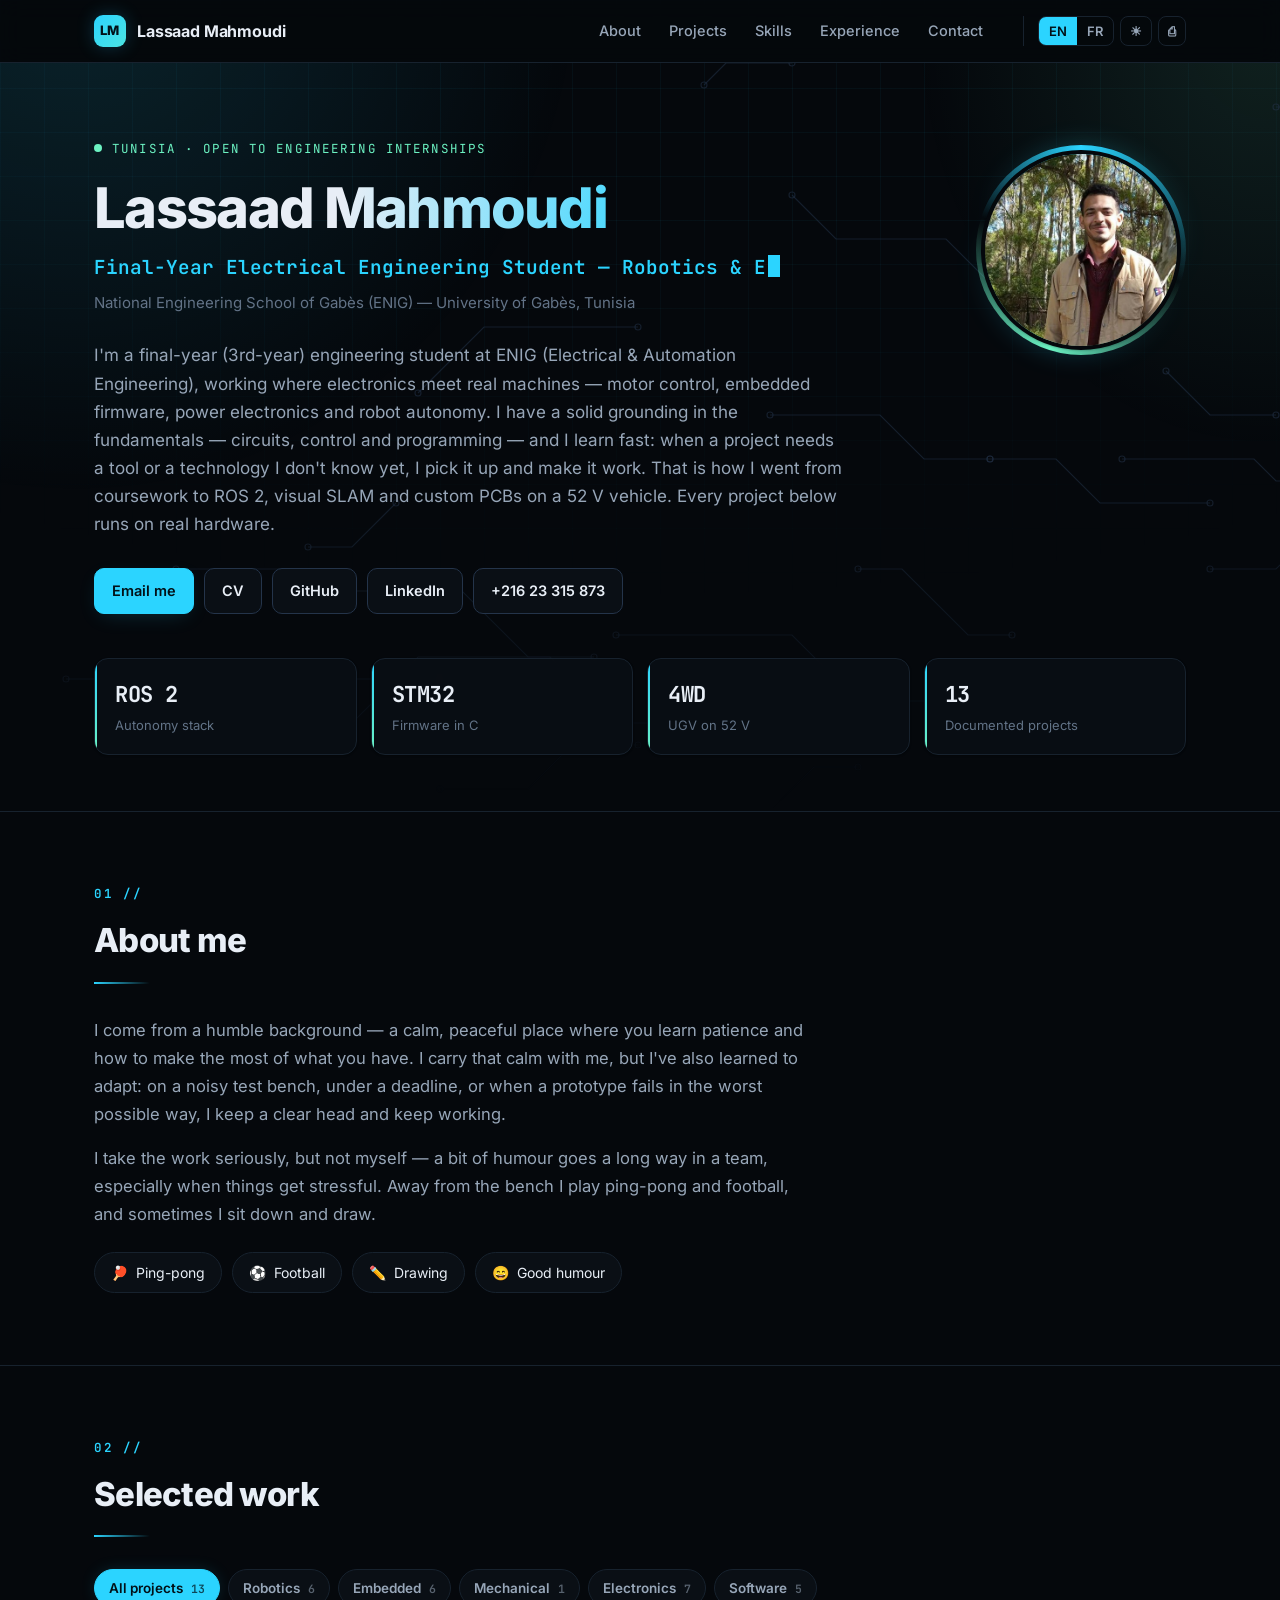
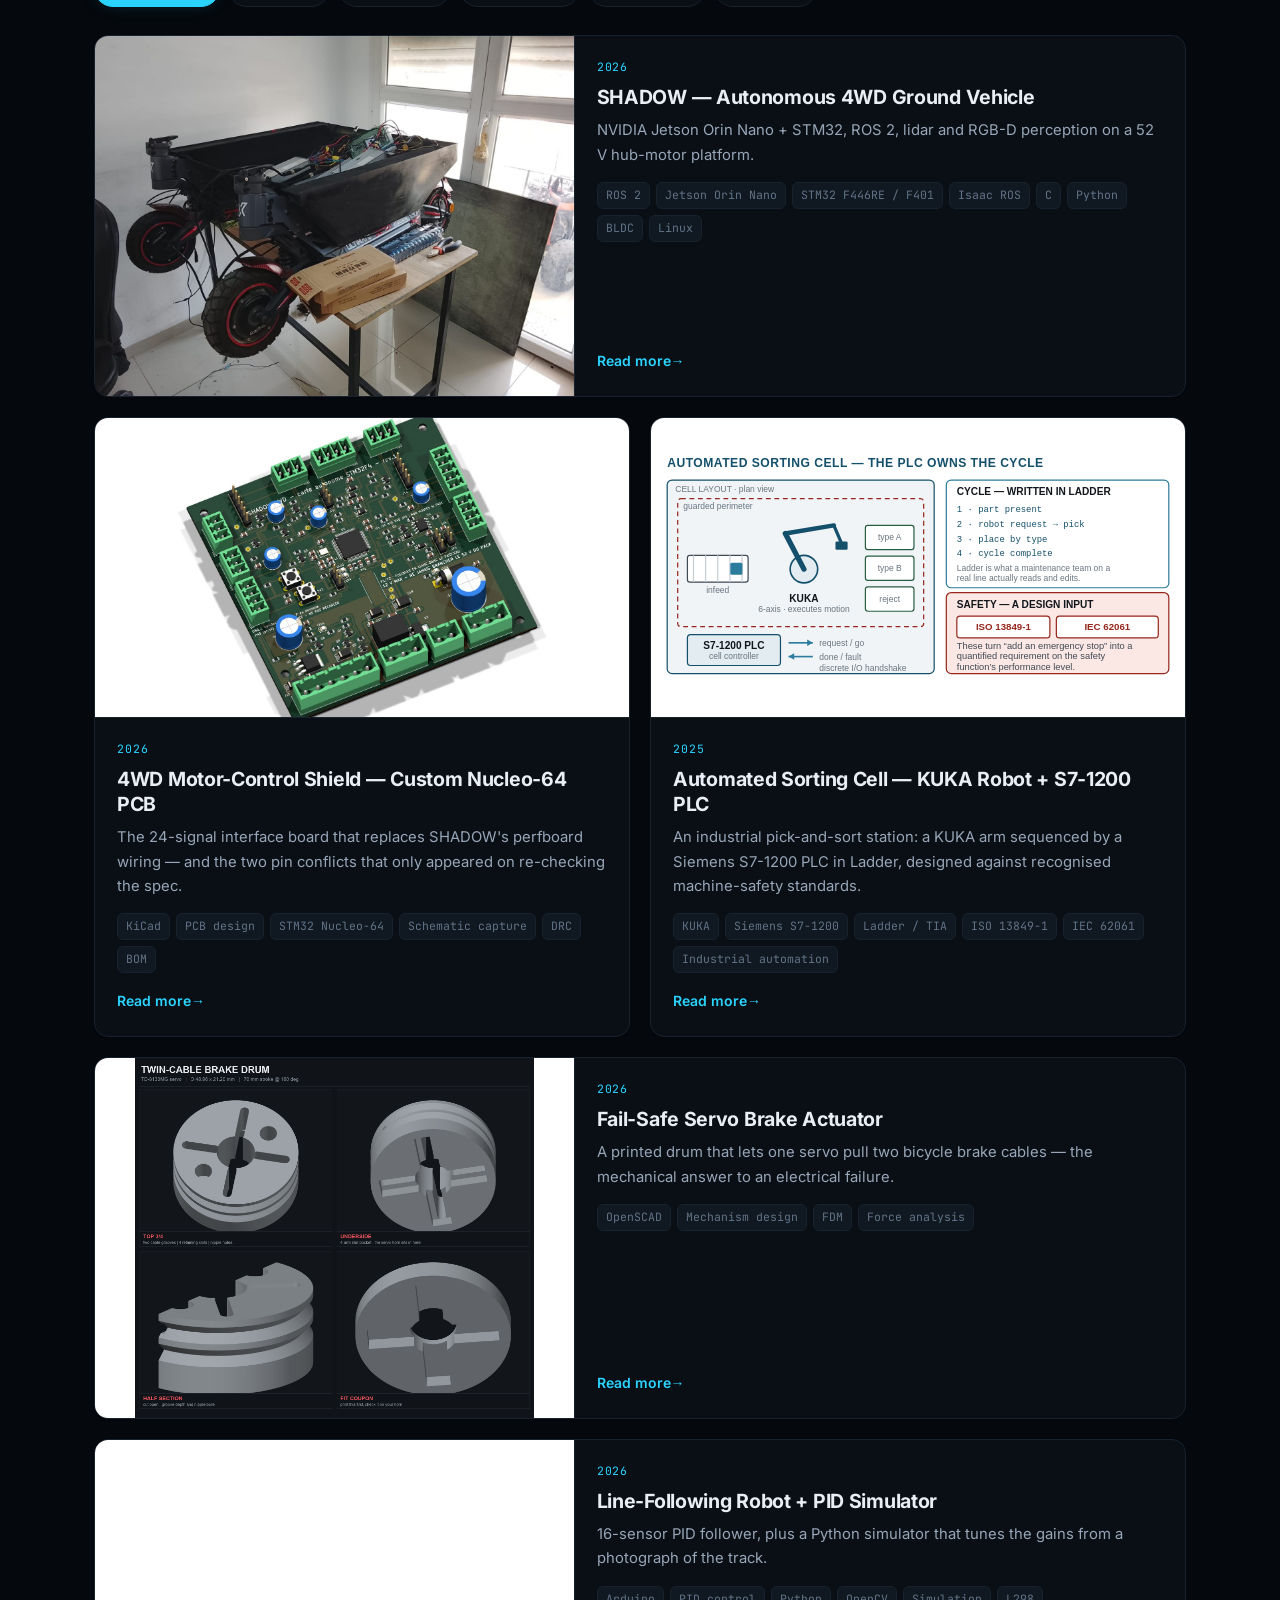
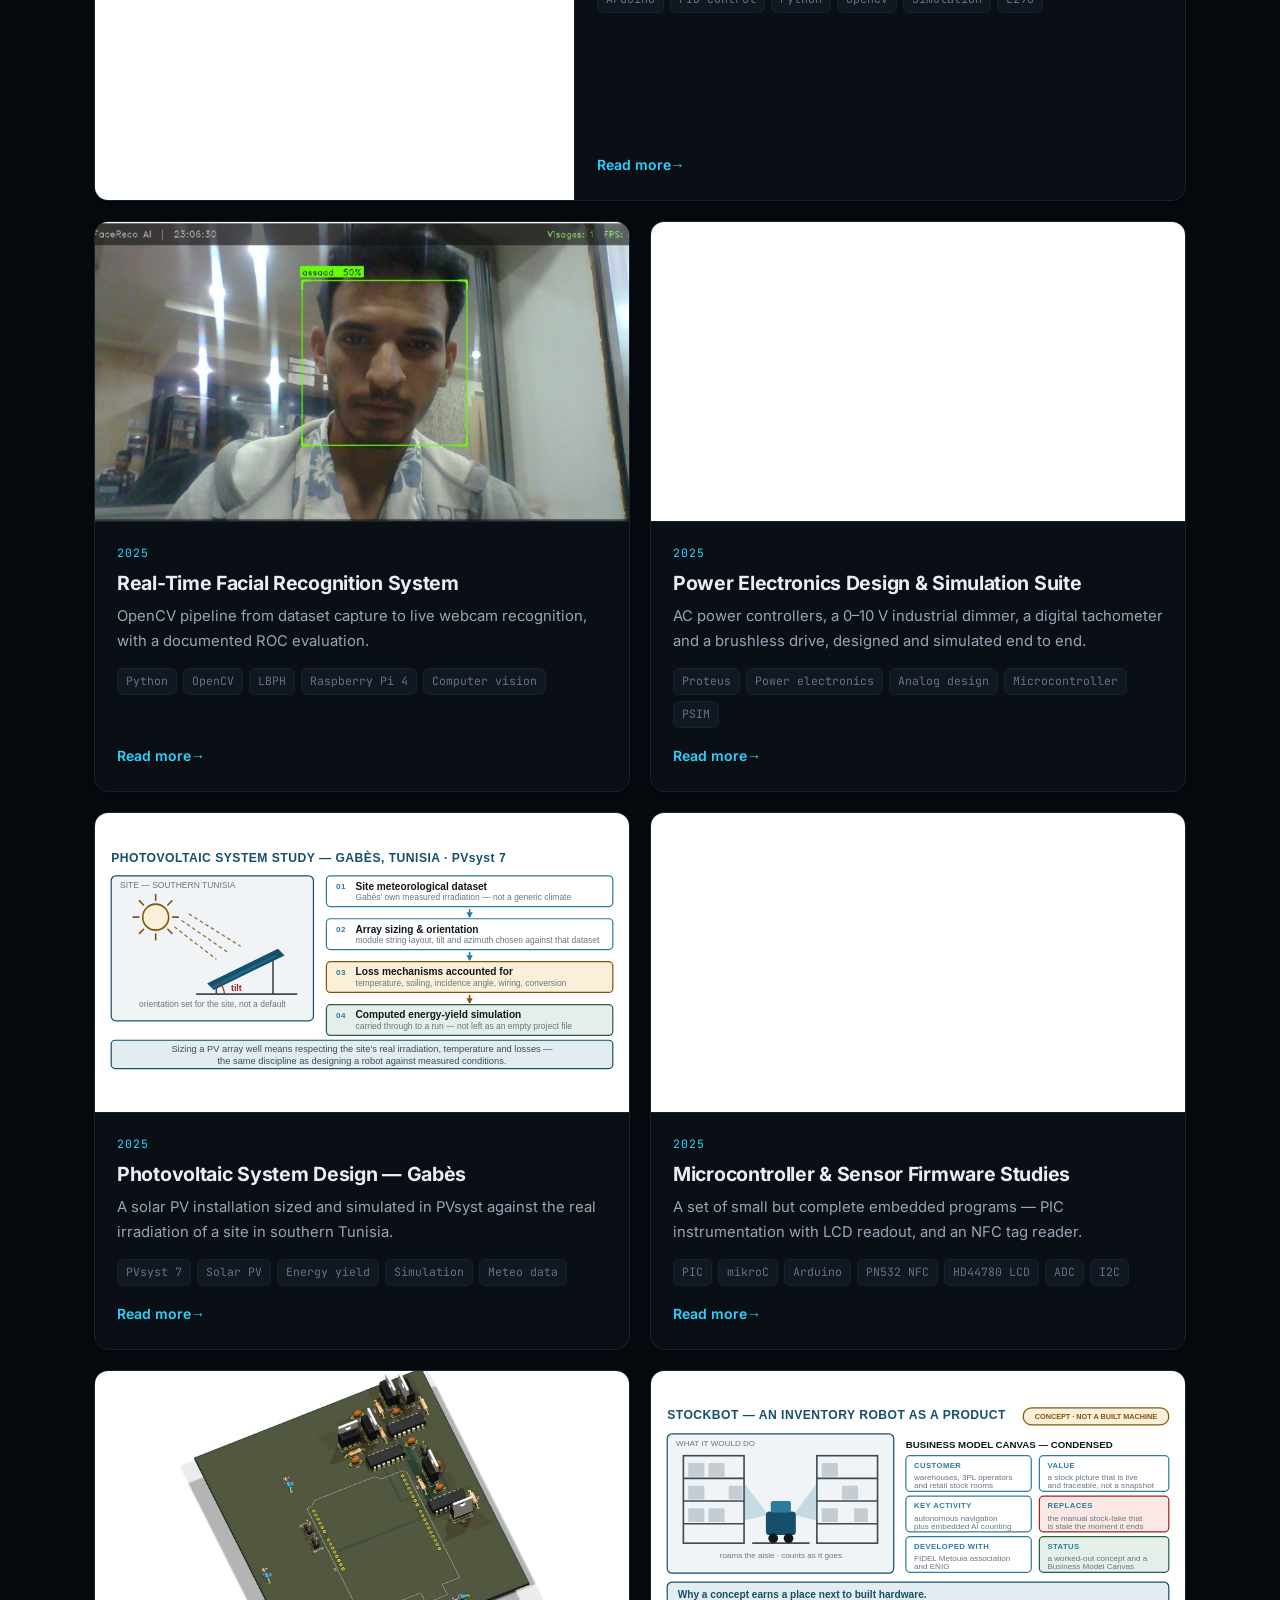
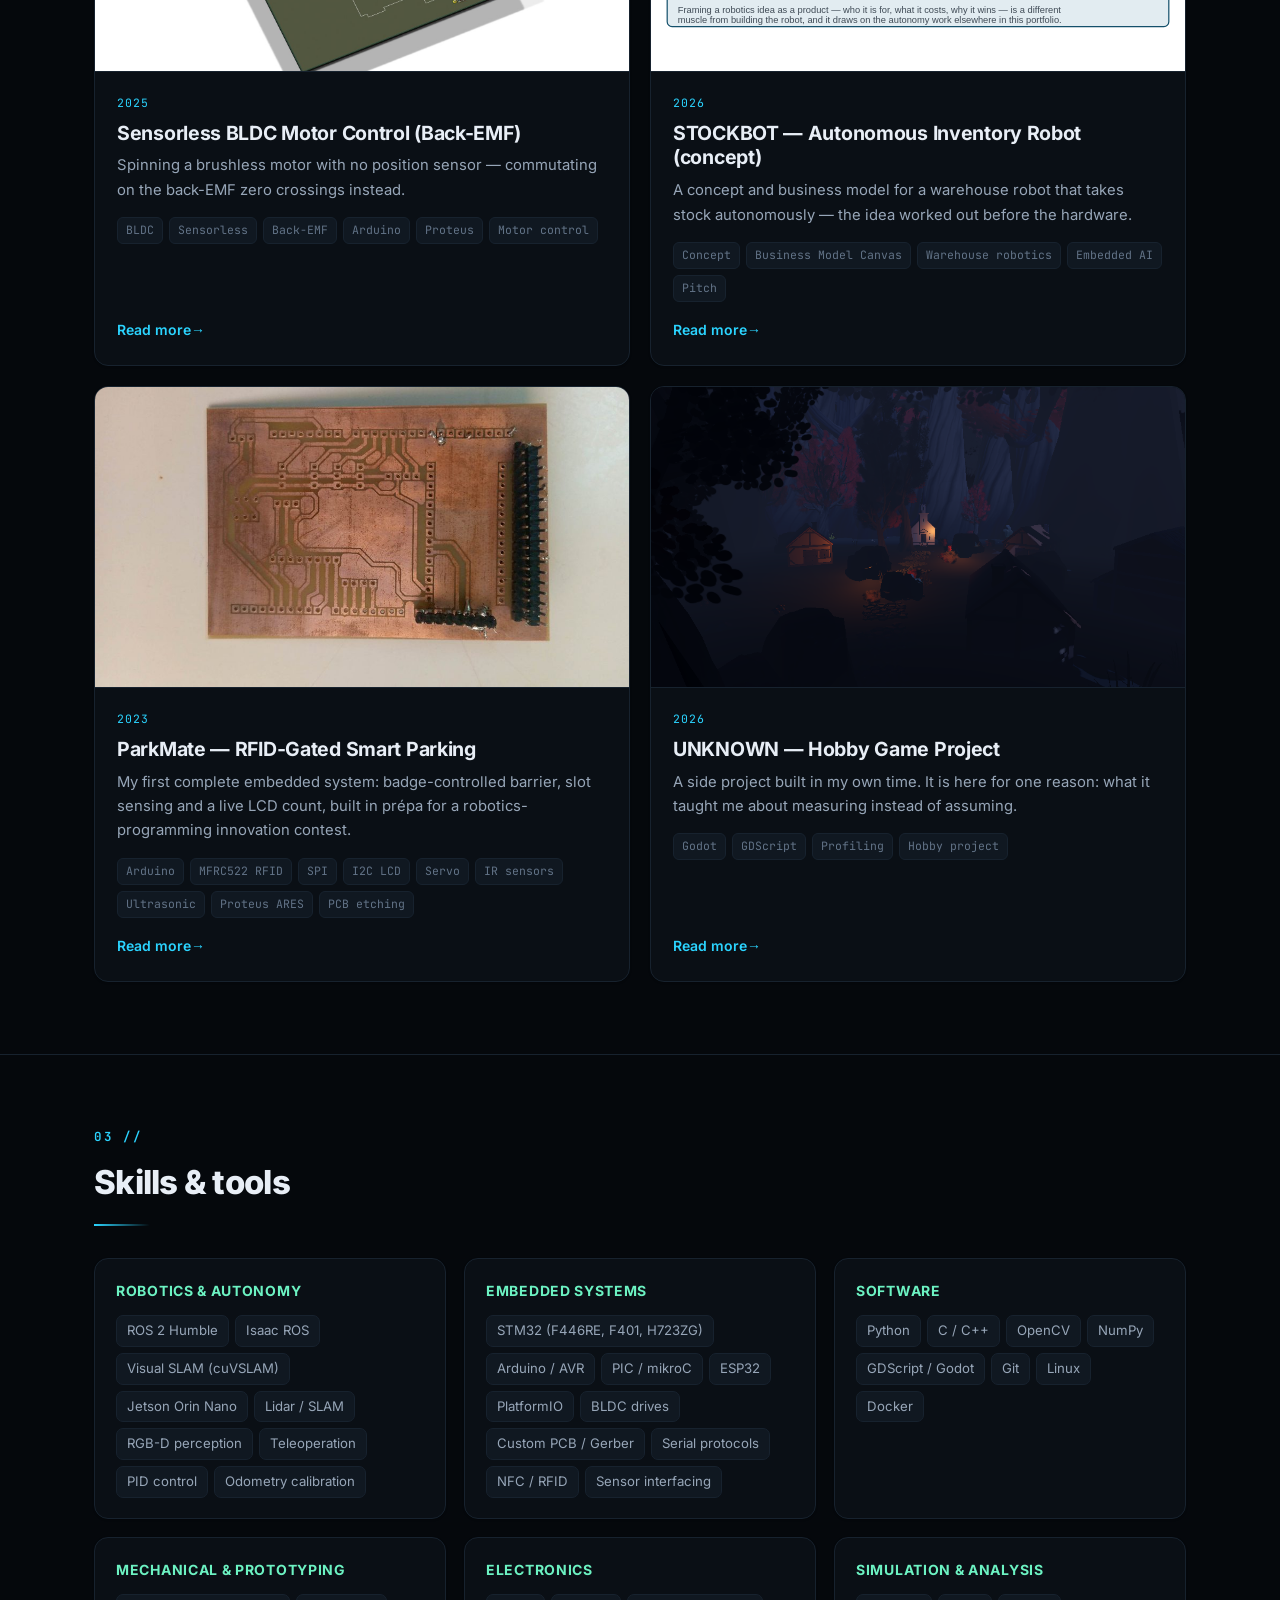
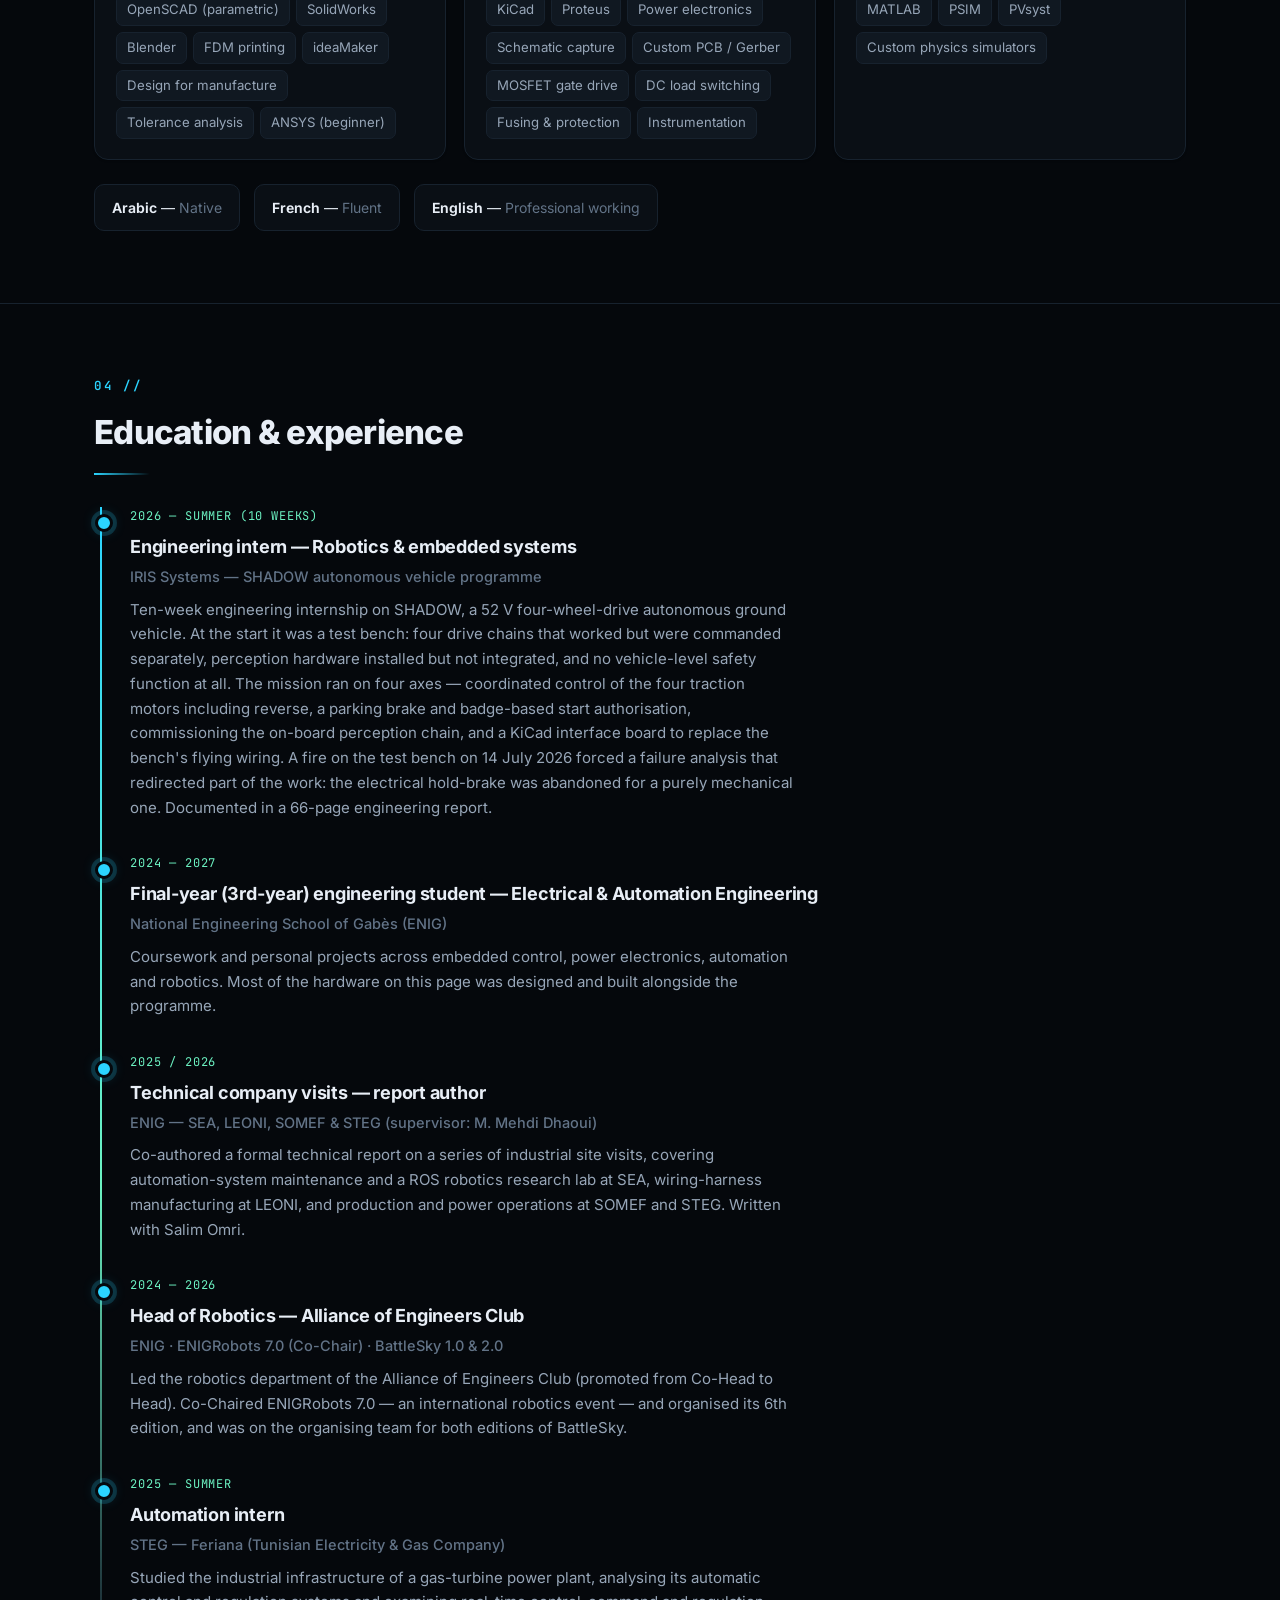
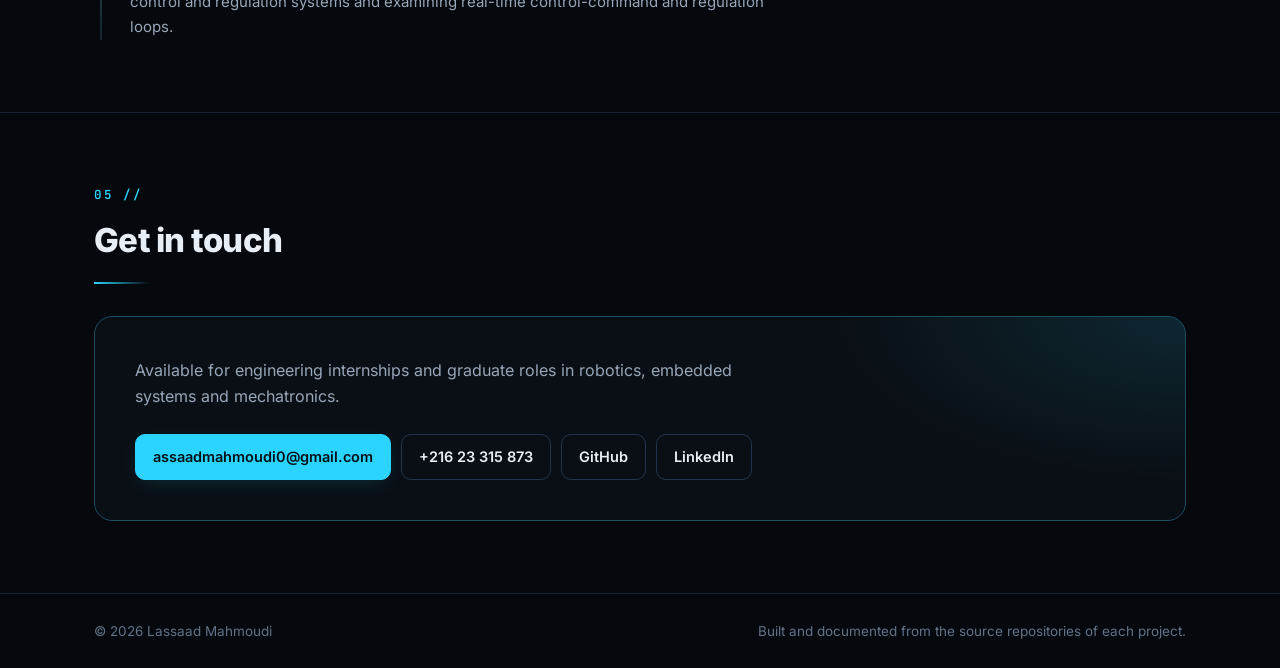
<file: index.html>
<!doctype html>
<html lang="en" data-theme="dark">
<head>
<meta charset="utf-8">
<meta name="viewport" content="width=device-width, initial-scale=1">
<title>Lassaad Mahmoudi — Robotics &amp; Embedded Systems Engineering Student</title>
<meta name="description" content="Engineering portfolio of Lassaad Mahmoudi — autonomous ground vehicles, motor control, embedded firmware, power electronics and custom PCBs. 13 documented projects, all built on real hardware.">
<meta name="author" content="Lassaad Mahmoudi">
<meta name="theme-color" content="#05080c" media="(prefers-color-scheme: dark)">
<meta name="theme-color" content="#f7f8fa" media="(prefers-color-scheme: light)">

<!-- Link previews (LinkedIn, WhatsApp…). og:image must be an ABSOLUTE url to
     resolve, hence the full https:// origin below. -->
<meta property="og:type" content="profile">
<meta property="og:url" content="https://assaadmh.github.io/">
<meta property="og:title" content="Lassaad Mahmoudi — Final-Year Robotics &amp; Embedded Systems Engineering Student">
<meta property="og:description" content="Autonomous ground vehicles, motor control, embedded firmware, power electronics and custom PCBs — 13 documented projects, all built on real hardware.">
<meta property="og:image" content="https://assaadmh.github.io/assets/img/og-preview.jpg">
<meta property="og:image:width" content="1200">
<meta property="og:image:height" content="630">
<meta property="og:locale" content="en">
<meta property="og:locale:alternate" content="fr">
<meta name="twitter:card" content="summary_large_image">
<link rel="preload" href="assets/fonts/inter-latin.woff2" as="font" type="font/woff2" crossorigin>
<link rel="preload" href="assets/fonts/jetbrains-mono-latin.woff2" as="font" type="font/woff2" crossorigin>
<link rel="stylesheet" href="assets/fonts/fonts.css">
<link rel="stylesheet" href="assets/css/style.css">
<link rel="icon" href="data:image/svg+xml,<svg xmlns='http://www.w3.org/2000/svg' viewBox='0 0 100 100'><rect width='100' height='100' rx='22' fill='%232bd4ff'/><text x='50' y='68' font-size='46' font-family='monospace' font-weight='bold' text-anchor='middle' fill='%2306121e'>LM</text></svg>">
</head>
<body>

<a class="skip" href="#projects">Skip to projects</a>

<header class="site">
  <div class="wrap">
    <a class="brand" href="#top">
      <span class="mark" id="brand-mark">IS</span>
      <span id="brand-name">Portfolio</span>
    </a>
    <nav class="main">
      <a href="#about"    id="nav-about">About</a>
      <a href="#projects" id="nav-projects">Projects</a>
      <a href="#skills"   id="nav-skills">Skills</a>
      <a href="#exp"      id="nav-exp">Experience</a>
      <a href="#contact"  id="nav-contact">Contact</a>
    </nav>
    <div class="ctrl">
      <div class="langbtn">
        <button type="button" id="lang-en" aria-pressed="true">EN</button>
        <button type="button" id="lang-fr" aria-pressed="false">FR</button>
      </div>
      <button type="button" id="theme-btn" title="Theme">☀</button>
      <button type="button" id="print-btn" title="Print / PDF">⎙</button>
    </div>
  </div>
  <div class="progress" id="progress" aria-hidden="true"></div>
</header>

<main id="top">

  <div class="hero">
    <canvas class="hero-fx" id="hero-fx" aria-hidden="true"></canvas>
    <div class="wrap">
      <div class="hero-top">
        <div class="hero-intro">
          <div class="eyebrow" id="hero-eyebrow"></div>
          <h1 id="hero-name"></h1>
          <p class="role"   id="hero-role"></p>
          <p class="school" id="hero-school"></p>
          <p class="tagline" id="hero-tagline"></p>
          <div class="hero-actions" id="hero-actions"></div>
        </div>
        <!-- filled from PROFILE.photo; stays empty if no portrait is set -->
        <div class="hero-portrait" id="hero-portrait"></div>
      </div>
      <div class="stats" id="hero-stats"></div>
    </div>
  </div>

  <section id="about">
    <div class="wrap">
      <div class="sec-head"><h2 id="sec-about-title"></h2></div>
      <div class="about" id="about-text"></div>
      <ul class="interests" id="about-interests"></ul>
    </div>
  </section>

  <section id="projects">
    <div class="wrap">
      <div class="sec-head"><h2 id="sec-projects-title"></h2></div>
      <div class="filters" id="filters"></div>
      <div class="grid" id="grid"></div>
    </div>
  </section>

  <section id="skills">
    <div class="wrap">
      <div class="sec-head"><h2 id="sec-skills-title"></h2></div>
      <div class="skillgrid" id="skillgrid"></div>
      <div class="langrow" id="langrow"></div>
    </div>
  </section>

  <section id="exp">
    <div class="wrap">
      <div class="sec-head"><h2 id="sec-exp-title"></h2></div>
      <div class="timeline" id="timeline"></div>
    </div>
  </section>

  <section id="contact">
    <div class="wrap">
      <div class="sec-head"><h2 id="sec-contact-title"></h2></div>
      <div class="contact-box">
        <p id="contact-text"></p>
        <div class="contact-links" id="contact-links"></div>
      </div>
    </div>
  </section>

</main>

<footer class="site">
  <div class="wrap" style="display:flex;flex-wrap:wrap;gap:10px;justify-content:space-between;width:100%">
    <span id="footer-name"></span>
    <span id="footer-note"></span>
  </div>
</footer>

<script src="assets/js/data.js"></script>
<script src="assets/js/main.js"></script>
</body>
</html>
</file>
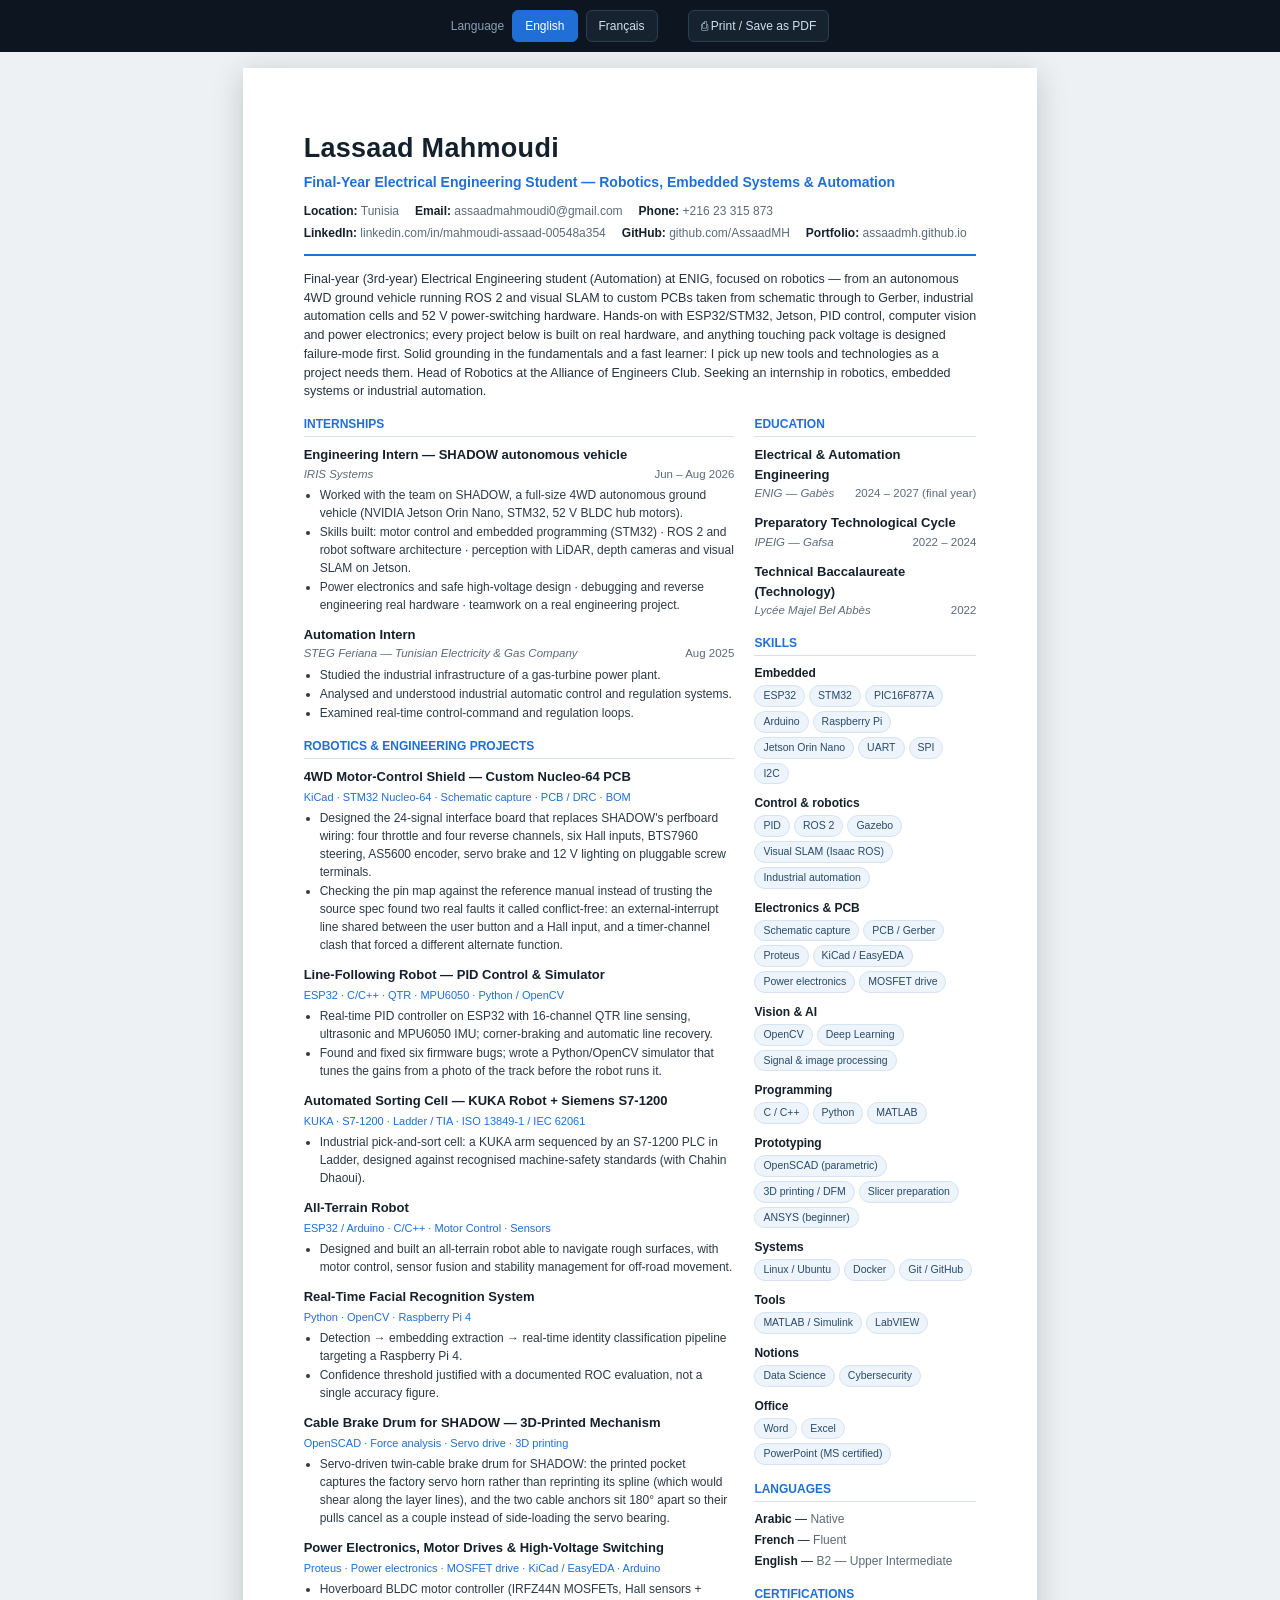
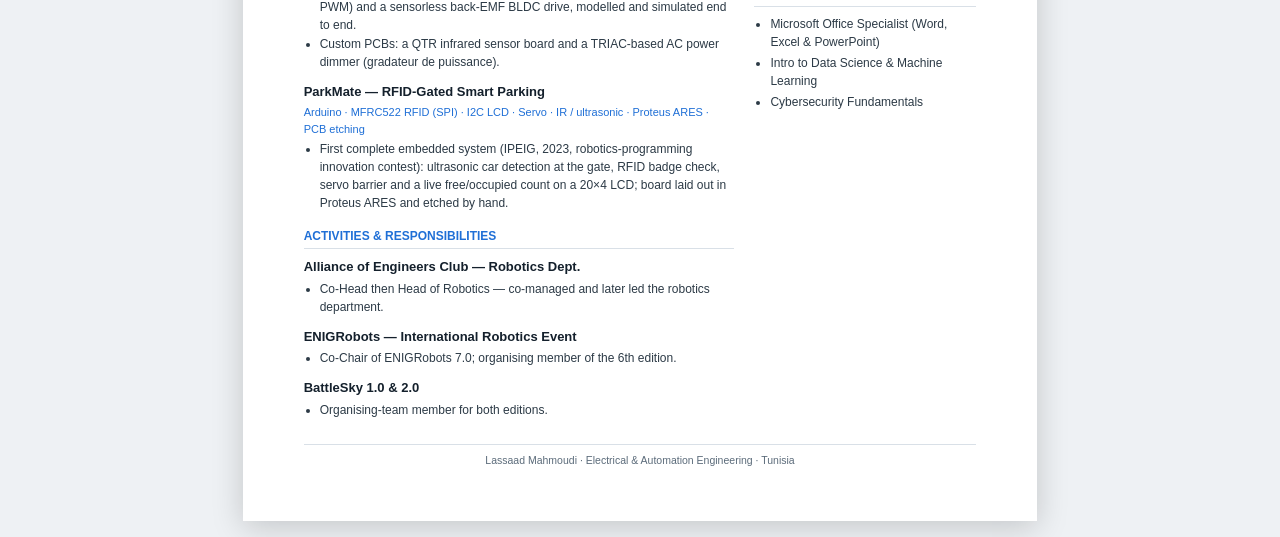
<file: cv.html>
<!doctype html>
<html lang="en">
<head>
<meta charset="utf-8">
<meta name="viewport" content="width=device-width, initial-scale=1">
<title>Lassaad Mahmoudi — CV</title>
<style>
  :root{
    --ink:#14202c; --mut:#5b6b7a; --line:#d9e0e7; --accent:#1f6fd6;
    --bg:#eef1f4; --paper:#ffffff;
  }
  *{box-sizing:border-box}
  html,body{margin:0}
  body{background:var(--bg);color:var(--ink);
    font:13px/1.5 "Segoe UI",Roboto,Helvetica,Arial,sans-serif;
    -webkit-print-color-adjust:exact;print-color-adjust:exact}

  /* screen controls (hidden when printing) */
  .bar{position:sticky;top:0;z-index:10;display:flex;gap:8px;justify-content:center;
    align-items:center;padding:10px;background:#0d1620;color:#fff}
  .bar button{font:inherit;font-size:12px;padding:6px 12px;border:1px solid #2b3f52;
    background:#16232f;color:#cfe0f0;border-radius:6px;cursor:pointer}
  .bar button.on{background:var(--accent);border-color:var(--accent);color:#fff}
  .bar .sp{flex:0 0 14px}

  /* the A4 sheet */
  .page{background:var(--paper);width:210mm;min-height:297mm;margin:16px auto;
    padding:16mm 16mm 14mm;box-shadow:0 6px 30px rgba(0,0,0,.18)}

  header.cv{border-bottom:2px solid var(--accent);padding-bottom:12px;margin-bottom:14px}
  header.cv h1{margin:0;font-size:27px;letter-spacing:.3px}
  header.cv .role{margin:3px 0 0;color:var(--accent);font-weight:600;font-size:14px}
  header.cv .contact{margin-top:9px;display:flex;flex-wrap:wrap;gap:4px 16px;
    font-size:12px;color:var(--mut)}
  header.cv .contact b{color:var(--ink);font-weight:600}
  header.cv .contact a{color:inherit;text-decoration:none}

  .summary{font-size:12.5px;color:#25333f;margin:0 0 14px}

  .cols{display:flex;gap:20px}
  .main{flex:1 1 62%;min-width:0}
  .side{flex:0 0 33%}

  h2{font-size:12px;text-transform:uppercase;color:var(--accent);
    margin:0 0 8px;padding-bottom:3px;border-bottom:1px solid var(--line)}
  section{margin-bottom:15px;break-inside:avoid}
  section.flow{break-inside:auto}
  h2{break-after:avoid}

  .item{margin-bottom:11px;break-inside:avoid}
  .item .t{font-weight:700;font-size:13px}
  .item .m{display:flex;justify-content:space-between;gap:10px;color:var(--mut);
    font-size:11.5px;margin:1px 0 2px}
  .item .m .org{font-style:italic}
  .item p{margin:2px 0 0;font-size:12px;color:#2c3a46}
  .item .tech{margin-top:3px;font-size:11px;color:var(--accent)}
  .item ul{margin:3px 0 0;padding-left:16px}
  .item ul li{font-size:12px;margin-bottom:1px;color:#2c3a46}

  .side h2{border-bottom-color:var(--line)}
  .skwrap{margin-bottom:10px;break-inside:avoid}
  .skwrap .g{font-weight:700;font-size:12px;margin-bottom:3px}
  .chips{display:flex;flex-wrap:wrap;gap:4px}
  .chips span{font-size:10.5px;background:#eef4fb;color:#274a6b;border:1px solid #d5e3f2;
    border-radius:20px;padding:2px 8px}
  .langs div{font-size:12px;margin-bottom:3px}
  .langs b{font-weight:600}
  .langs em{color:var(--mut);font-style:normal}

  ul.tight{margin:2px 0 0;padding-left:16px}
  ul.tight li{font-size:12px;margin-bottom:3px;color:#2c3a46}

  footer.cv{margin-top:10px;padding-top:8px;border-top:1px solid var(--line);
    font-size:10.5px;color:var(--mut);text-align:center}

  @media print{
    .bar{display:none}
    body{background:#fff}
    .page{width:auto;min-height:0;margin:0;box-shadow:none;padding:12mm 14mm}
  }
  @page{size:A4;margin:0}
</style>
</head>
<body>

<div class="bar">
  <span style="font-size:12px;color:#8aa0b4">Language</span>
  <button id="en" class="on" type="button">English</button>
  <button id="fr" type="button">Français</button>
  <span class="sp"></span>
  <button id="print" type="button">⎙ Print / Save as PDF</button>
</div>

<div class="page" id="sheet"></div>

<script>
/* ------------------------------------------------------------------ content
   Grounded strictly in the real FlowCV resume (2026). No inflated claims. */
var CV = {
  en: {
    name: "Lassaad Mahmoudi",
    role: "Final-Year Electrical Engineering Student — Robotics, Embedded Systems &amp; Automation",
    contact: [
      ["Location", "Tunisia"],
      ["Email", "assaadmahmoudi0@gmail.com"],
      ["Phone", "+216 23 315 873"],
      ["LinkedIn", "linkedin.com/in/mahmoudi-assaad-00548a354"],
      ["GitHub", "github.com/AssaadMH"],
      ["Portfolio", "assaadmh.github.io"]
    ],
    summary: "Final-year (3rd-year) Electrical Engineering student (Automation) at ENIG, focused on robotics — from an autonomous 4WD ground vehicle running ROS 2 and visual SLAM to custom PCBs taken from schematic through to Gerber, industrial automation cells and 52 V power-switching hardware. Hands-on with ESP32/STM32, Jetson, PID control, computer vision and power electronics; every project below is built on real hardware, and anything touching pack voltage is designed failure-mode first. Solid grounding in the fundamentals and a fast learner: I pick up new tools and technologies as a project needs them. Head of Robotics at the Alliance of Engineers Club. Seeking an internship in robotics, embedded systems or industrial automation.",

    expTitle: "Internships",
    exp: [
      { t:"Engineering Intern — SHADOW autonomous vehicle", org:"IRIS Systems", y:"Jun – Aug 2026",
        bullets:[
          "Worked with the team on SHADOW, a full-size 4WD autonomous ground vehicle (NVIDIA Jetson Orin Nano, STM32, 52 V BLDC hub motors).",
          "Skills built: motor control and embedded programming (STM32) · ROS 2 and robot software architecture · perception with LiDAR, depth cameras and visual SLAM on Jetson.",
          "Power electronics and safe high-voltage design · debugging and reverse engineering real hardware · teamwork on a real engineering project."
        ] },
      { t:"Automation Intern", org:"STEG Feriana — Tunisian Electricity &amp; Gas Company", y:"Aug 2025",
        bullets:[
          "Studied the industrial infrastructure of a gas-turbine power plant.",
          "Analysed and understood industrial automatic control and regulation systems.",
          "Examined real-time control-command and regulation loops."
        ] }
    ],

    projTitle: "Robotics &amp; engineering projects",
    projects: [
      { t:"4WD Motor-Control Shield — Custom Nucleo-64 PCB",
        tech:"KiCad · STM32 Nucleo-64 · Schematic capture · PCB / DRC · BOM",
        bullets:[
          "Designed the 24-signal interface board that replaces SHADOW's perfboard wiring: four throttle and four reverse channels, six Hall inputs, BTS7960 steering, AS5600 encoder, servo brake and 12 V lighting on pluggable screw terminals.",
          "Checking the pin map against the reference manual instead of trusting the source spec found two real faults it called conflict-free: an external-interrupt line shared between the user button and a Hall input, and a timer-channel clash that forced a different alternate function."
        ] },
      { t:"Line-Following Robot — PID Control &amp; Simulator",
        tech:"ESP32 · C/C++ · QTR · MPU6050 · Python / OpenCV",
        bullets:[
          "Real-time PID controller on ESP32 with 16-channel QTR line sensing, ultrasonic and MPU6050 IMU; corner-braking and automatic line recovery.",
          "Found and fixed six firmware bugs; wrote a Python/OpenCV simulator that tunes the gains from a photo of the track before the robot runs it."
        ] },
      { t:"Automated Sorting Cell — KUKA Robot + Siemens S7-1200",
        tech:"KUKA · S7-1200 · Ladder / TIA · ISO 13849-1 / IEC 62061",
        bullets:[
          "Industrial pick-and-sort cell: a KUKA arm sequenced by an S7-1200 PLC in Ladder, designed against recognised machine-safety standards (with Chahin Dhaoui)."
        ] },
      { t:"All-Terrain Robot",
        tech:"ESP32 / Arduino · C/C++ · Motor Control · Sensors",
        bullets:[
          "Designed and built an all-terrain robot able to navigate rough surfaces, with motor control, sensor fusion and stability management for off-road movement."
        ] },
      { t:"Real-Time Facial Recognition System",
        tech:"Python · OpenCV · Raspberry Pi 4",
        bullets:[
          "Detection → embedding extraction → real-time identity classification pipeline targeting a Raspberry Pi 4.",
          "Confidence threshold justified with a documented ROC evaluation, not a single accuracy figure."
        ] },
      { t:"Cable Brake Drum for SHADOW — 3D-Printed Mechanism",
        tech:"OpenSCAD · Force analysis · Servo drive · 3D printing",
        bullets:[
          "Servo-driven twin-cable brake drum for SHADOW: the printed pocket captures the factory servo horn rather than reprinting its spline (which would shear along the layer lines), and the two cable anchors sit 180° apart so their pulls cancel as a couple instead of side-loading the servo bearing."
        ] },
      { t:"Power Electronics, Motor Drives &amp; High-Voltage Switching",
        tech:"Proteus · Power electronics · MOSFET drive · KiCad / EasyEDA · Arduino",
        bullets:[
          "Hoverboard BLDC motor controller (IRFZ44N MOSFETs, Hall sensors + PWM) and a sensorless back-EMF BLDC drive, modelled and simulated end to end.",
          "Custom PCBs: a QTR infrared sensor board and a TRIAC-based AC power dimmer (gradateur de puissance)."
        ] },
      { t:"ParkMate — RFID-Gated Smart Parking",
        tech:"Arduino · MFRC522 RFID (SPI) · I2C LCD · Servo · IR / ultrasonic · Proteus ARES · PCB etching",
        bullets:[
          "First complete embedded system (IPEIG, 2023, robotics-programming innovation contest): ultrasonic car detection at the gate, RFID badge check, servo barrier and a live free/occupied count on a 20×4 LCD; board laid out in Proteus ARES and etched by hand."
        ] }
    ],

    actTitle: "Activities &amp; Responsibilities",
    act: [
      { t:"Alliance of Engineers Club — Robotics Dept.",
        bullets:["Co-Head then Head of Robotics — co-managed and later led the robotics department."] },
      { t:"ENIGRobots — International Robotics Event",
        bullets:["Co-Chair of ENIGRobots 7.0; organising member of the 6th edition."] },
      { t:"BattleSky 1.0 &amp; 2.0",
        bullets:["Organising-team member for both editions."] }
    ],

    eduTitle: "Education",
    edu: [
      { t:"Electrical &amp; Automation Engineering", org:"ENIG — Gabès", y:"2024 – 2027 (final year)" },
      { t:"Preparatory Technological Cycle", org:"IPEIG — Gafsa", y:"2022 – 2024" },
      { t:"Technical Baccalaureate (Technology)", org:"Lycée Majel Bel Abbès", y:"2022" }
    ],

    skTitle: "Skills",
    skills: [
      { g:"Embedded", items:["ESP32","STM32","PIC16F877A","Arduino","Raspberry Pi","Jetson Orin Nano","UART","SPI","I2C"] },
      { g:"Control &amp; robotics", items:["PID","ROS 2","Gazebo","Visual SLAM (Isaac ROS)","Industrial automation"] },
      { g:"Electronics &amp; PCB", items:["Schematic capture","PCB / Gerber","Proteus","KiCad / EasyEDA","Power electronics","MOSFET drive"] },
      { g:"Vision &amp; AI", items:["OpenCV","Deep Learning","Signal &amp; image processing"] },
      { g:"Programming", items:["C / C++","Python","MATLAB"] },
      { g:"Prototyping", items:["OpenSCAD (parametric)","3D printing / DFM","Slicer preparation","ANSYS (beginner)"] },
      { g:"Systems", items:["Linux / Ubuntu","Docker","Git / GitHub"] },
      { g:"Tools", items:["MATLAB / Simulink","LabVIEW"] },
      { g:"Notions", items:["Data Science","Cybersecurity"] },
      { g:"Office", items:["Word","Excel","PowerPoint (MS certified)"] }
    ],

    langTitle: "Languages",
    langs: [ ["Arabic","Native"], ["French","Fluent"], ["English","B2 — Upper Intermediate"] ],

    certTitle: "Certifications",
    certs: [
      "Microsoft Office Specialist (Word, Excel &amp; PowerPoint)",
      "Intro to Data Science &amp; Machine Learning",
      "Cybersecurity Fundamentals"
    ],

    footer: "Lassaad Mahmoudi · Electrical &amp; Automation Engineering · Tunisia"
  },

  fr: {
    name: "Lassaad Mahmoudi",
    role: "Élève ingénieur en 3ᵉ et dernière année de génie électrique — Robotique, Systèmes embarqués &amp; Automatique",
    contact: [
      ["Localisation", "Tunisie"],
      ["Courriel", "assaadmahmoudi0@gmail.com"],
      ["Téléphone", "+216 23 315 873"],
      ["LinkedIn", "linkedin.com/in/mahmoudi-assaad-00548a354"],
      ["GitHub", "github.com/AssaadMH"],
      ["Portfolio", "assaadmh.github.io"]
    ],
    summary: "Étudiant ingénieur en 3ᵉ et dernière année de Génie Électrique (Automatique) à l'ENIG, orienté robotique — d'un véhicule terrestre autonome 4×4 sous ROS 2 et SLAM visuel aux PCB sur mesure menés du schéma jusqu'aux Gerber, en passant par les cellules d'automatisme industriel et la commutation de puissance en 52 V. Pratique de l'ESP32/STM32, du Jetson, de la commande PID, de la vision par ordinateur et de l'électronique de puissance ; chaque projet ci-dessous tourne sur du matériel réel, et tout ce qui touche à la tension du pack est conçu en partant des modes de défaillance. De bonnes bases dans les fondamentaux et une grande capacité d'apprentissage : j'apprends les outils et technologies dont un projet a besoin. Responsable Robotique du club Alliance of Engineers. À la recherche d'un stage en robotique, systèmes embarqués ou automatisme industriel.",

    expTitle: "Stages",
    exp: [
      { t:"Stagiaire ingénieur — véhicule autonome SHADOW", org:"IRIS Systems", y:"juin – août 2026",
        bullets:[
          "Travail en équipe sur SHADOW, un véhicule terrestre autonome 4×4 grandeur nature (NVIDIA Jetson Orin Nano, STM32, moteurs-roues BLDC 52 V).",
          "Compétences acquises : commande moteur et programmation embarquée (STM32) · ROS 2 et architecture logicielle robotique · perception par LiDAR, caméras de profondeur et SLAM visuel sur Jetson.",
          "Électronique de puissance et conception haute tension sûre · débogage et rétro-ingénierie de matériel réel · travail d'équipe sur un vrai projet d'ingénierie."
        ] },
      { t:"Stagiaire en automatisme", org:"STEG Feriana — Société Tunisienne de l'Électricité et du Gaz", y:"août 2025",
        bullets:[
          "Étude de l'infrastructure industrielle d'une centrale à turbine à gaz.",
          "Analyse et compréhension des systèmes de commande et de régulation automatiques industriels.",
          "Examen des boucles de contrôle-commande et de régulation en temps réel."
        ] }
    ],

    projTitle: "Projets robotiques &amp; d'ingénierie",
    projects: [
      { t:"Carte de commande moteur 4×4 — shield Nucleo-64 sur mesure",
        tech:"KiCad · STM32 Nucleo-64 · saisie de schéma · PCB / DRC · nomenclature",
        bullets:[
          "Conception de la carte d'interface 24 signaux qui remplace le câblage sur plaque perforée de SHADOW : quatre voies d'accélérateur et quatre de marche arrière, six entrées Hall, direction BTS7960, codeur AS5600, frein à servomoteur et éclairage 12 V sur borniers à vis débrochables.",
          "Vérifier le brochage sur le manuel de référence plutôt que de faire confiance au cahier des charges a révélé deux défauts réels qu'il déclarait sans conflit : une ligne d'interruption externe partagée entre le bouton utilisateur et une entrée Hall, et un conflit de voie de timer imposant une autre fonction alternative."
        ] },
      { t:"Robot suiveur de ligne — commande PID &amp; simulateur",
        tech:"ESP32 · C/C++ · QTR · MPU6050 · Python / OpenCV",
        bullets:[
          "Régulateur PID temps réel sur ESP32 avec barre de 16 capteurs QTR, ultrason et centrale inertielle MPU6050 ; freinage en virage et récupération automatique de ligne.",
          "Six bugs de firmware corrigés ; simulateur Python/OpenCV réglant les gains à partir d'une photo du circuit avant que le robot ne le parcoure."
        ] },
      { t:"Cellule de tri automatisée — Robot KUKA + Siemens S7-1200",
        tech:"KUKA · S7-1200 · Ladder / TIA · ISO 13849-1 / IEC 62061",
        bullets:[
          "Cellule industrielle de préhension et de tri : bras KUKA séquencé par un automate S7-1200 en Ladder, conçue selon des normes reconnues de sécurité machine (avec Chahin Dhaoui)."
        ] },
      { t:"Robot tout-terrain",
        tech:"ESP32 / Arduino · C/C++ · commande moteur · capteurs",
        bullets:[
          "Conception et fabrication d'un robot tout-terrain capable de franchir des surfaces accidentées, avec commande moteur, fusion de capteurs et gestion de la stabilité hors route."
        ] },
      { t:"Système de reconnaissance faciale temps réel",
        tech:"Python · OpenCV · Raspberry Pi 4",
        bullets:[
          "Chaîne détection → extraction d'empreintes → classification d'identité en temps réel, ciblant un Raspberry Pi 4.",
          "Seuil de confiance justifié par une analyse ROC documentée, et non par un simple taux de réussite."
        ] },
      { t:"Tambour de frein à câbles pour SHADOW — mécanisme imprimé en 3D",
        tech:"OpenSCAD · analyse des efforts · commande servo · impression 3D",
        bullets:[
          "Tambour de frein à deux câbles entraîné par servomoteur pour SHADOW : la poche imprimée capture le palonnier d'origine au lieu d'en réimprimer les cannelures (qui cisailleraient dans le sens des couches), et les deux ancrages de câble sont à 180° pour que leurs efforts s'annulent en couple au lieu de charger le palier du servomoteur."
        ] },
      { t:"Électronique de puissance, commandes moteur &amp; commutation haute tension",
        tech:"Proteus · électronique de puissance · commande de MOSFET · KiCad / EasyEDA · Arduino",
        bullets:[
          "Contrôleur de moteur BLDC hoverboard (MOSFET IRFZ44N, capteurs Hall + PWM) et commande BLDC sensorless par FCEM, modélisés et simulés de bout en bout.",
          "PCB sur mesure : carte capteur infrarouge QTR et gradateur de puissance AC à base de TRIAC."
        ] },
      { t:"ParkMate — Parking intelligent à accès RFID",
        tech:"Arduino · RFID MFRC522 (SPI) · LCD I2C · servomoteur · IR / ultrason · Proteus ARES · gravure de PCB",
        bullets:[
          "Premier système embarqué complet (IPEIG, 2023, concours d'innovation en programmation robotique) : détection ultrason de la voiture à l'entrée, contrôle du badge RFID, barrière à servomoteur et comptage en direct des places libres/occupées sur LCD 20×4 ; carte dessinée sous Proteus ARES et gravée à la main."
        ] }
    ],

    actTitle: "Activités &amp; responsabilités",
    act: [
      { t:"Alliance of Engineers Club — département Robotique",
        bullets:["Co-responsable puis Responsable Robotique — co-gestion puis direction du département robotique."] },
      { t:"ENIGRobots — événement international de robotique",
        bullets:["Co-président d'ENIGRobots 7.0 ; membre organisateur de la 6ᵉ édition."] },
      { t:"BattleSky 1.0 &amp; 2.0",
        bullets:["Membre de l'équipe d'organisation des deux éditions."] }
    ],

    eduTitle: "Formation",
    edu: [
      { t:"Génie Électrique &amp; Automatique", org:"ENIG — Gabès", y:"2024 – 2027 (dernière année)" },
      { t:"Cycle préparatoire technologique", org:"IPEIG — Gafsa", y:"2022 – 2024" },
      { t:"Baccalauréat technique (Technologie)", org:"Lycée Majel Bel Abbès", y:"2022" }
    ],

    skTitle: "Compétences",
    skills: [
      { g:"Embarqué", items:["ESP32","STM32","PIC16F877A","Arduino","Raspberry Pi","Jetson Orin Nano","UART","SPI","I2C"] },
      { g:"Commande &amp; robotique", items:["PID","ROS 2","Gazebo","SLAM visuel (Isaac ROS)","Automatisme industriel"] },
      { g:"Électronique &amp; PCB", items:["Saisie de schéma","PCB / Gerber","Proteus","KiCad / EasyEDA","Électronique de puissance","Commande de MOSFET"] },
      { g:"Vision &amp; IA", items:["OpenCV","Deep Learning","Traitement signal &amp; image"] },
      { g:"Programmation", items:["C / C++","Python","MATLAB"] },
      { g:"Prototypage", items:["OpenSCAD (paramétrique)","Impression 3D / DFM","Préparation trancheur","ANSYS (débutant)"] },
      { g:"Systèmes", items:["Linux / Ubuntu","Docker","Git / GitHub"] },
      { g:"Outils", items:["MATLAB / Simulink","LabVIEW"] },
      { g:"Notions", items:["Data Science","Cybersécurité"] },
      { g:"Bureautique", items:["Word","Excel","PowerPoint (certifié MS)"] }
    ],

    langTitle: "Langues",
    langs: [ ["Arabe","Langue maternelle"], ["Français","Courant"], ["Anglais","B2 — intermédiaire supérieur"] ],

    certTitle: "Certifications",
    certs: [
      "Microsoft Office Specialist (Word, Excel &amp; PowerPoint)",
      "Introduction à la Data Science &amp; au Machine Learning",
      "Fondamentaux de la cybersécurité"
    ],

    footer: "Lassaad Mahmoudi · Génie Électrique &amp; Automatique · Tunisie"
  }
};

/* -------------------------------------------------------------------- render */
function render(lang){
  var d = CV[lang];
  document.documentElement.lang = lang;

  var contact = d.contact.map(function(c){
    var v = c[0] === "LinkedIn" ? '<a href="https://www.'+c[1]+'" target="_blank" rel="noopener">'+c[1]+'</a>' : c[1];
    return '<span><b>'+c[0]+':</b> '+v+'</span>';
  }).join("");

  function bullets(arr){
    return arr && arr.length
      ? '<ul>'+arr.map(function(b){return '<li>'+b+'</li>';}).join("")+'</ul>' : '';
  }

  var projects = d.projects.map(function(p){
    return '<div class="item"><div class="t">'+p.t+'</div>'+
      '<div class="tech">'+p.tech+'</div>'+bullets(p.bullets)+'</div>';
  }).join("");

  function orgBlock(list){
    return list.map(function(e){
      var meta = (e.org || e.y)
        ? '<div class="m"><span class="org">'+(e.org||'')+'</span><span>'+(e.y||'')+'</span></div>' : '';
      return '<div class="item"><div class="t">'+e.t+'</div>'+meta+bullets(e.bullets)+'</div>';
    }).join("");
  }

  var skills = d.skills.map(function(s){
    return '<div class="skwrap"><div class="g">'+s.g+'</div><div class="chips">'+
      s.items.map(function(i){return '<span>'+i+'</span>';}).join("")+'</div></div>';
  }).join("");

  var langs = d.langs.map(function(l){
    return '<div><b>'+l[0]+'</b> — <em>'+l[1]+'</em></div>';
  }).join("");

  var certs = '<ul class="tight">'+d.certs.map(function(c){return '<li>'+c+'</li>';}).join("")+'</ul>';

  document.getElementById("sheet").innerHTML =
    '<header class="cv"><h1>'+d.name+'</h1><div class="role">'+d.role+'</div>'+
      '<div class="contact">'+contact+'</div></header>'+
    '<p class="summary">'+d.summary+'</p>'+
    '<div class="cols"><div class="main">'+
      '<section><h2>'+d.expTitle+'</h2>'+orgBlock(d.exp)+'</section>'+
      '<section class="flow"><h2>'+d.projTitle+'</h2>'+projects+'</section>'+
      '<section><h2>'+d.actTitle+'</h2>'+orgBlock(d.act)+'</section>'+
    '</div><div class="side">'+
      '<section><h2>'+d.eduTitle+'</h2>'+orgBlock(d.edu)+'</section>'+
      '<section class="flow"><h2>'+d.skTitle+'</h2>'+skills+'</section>'+
      '<section><h2>'+d.langTitle+'</h2><div class="langs">'+langs+'</div></section>'+
      '<section><h2>'+d.certTitle+'</h2>'+certs+'</section>'+
    '</div></div>'+
    '<footer class="cv">'+d.footer+'</footer>';

  document.getElementById("en").classList.toggle("on", lang==="en");
  document.getElementById("fr").classList.toggle("on", lang==="fr");
  document.title = d.name + " — CV";
}

document.getElementById("en").onclick = function(){ render("en"); };
document.getElementById("fr").onclick = function(){ render("fr"); };
document.getElementById("print").onclick = function(){ window.print(); };
render("en");
</script>
</body>
</html>
</file>
<file: assets/fonts/fonts.css>
/* Self-hosted webfonts — Inter and JetBrains Mono, variable, latin +
   latin-ext. Both SIL Open Font License 1.1. Downloaded from Google Fonts
   and served locally so the page needs no third-party request and keeps
   its typefaces offline and in print. */

/* latin-ext */
@font-face {
  font-family: 'Inter';
  font-style: normal;
  font-weight: 400 800;
  font-display: swap;
  src: url(inter-latin-ext.woff2) format('woff2');
  unicode-range: U+0100-02BA, U+02BD-02C5, U+02C7-02CC, U+02CE-02D7, U+02DD-02FF, U+0304, U+0308, U+0329, U+1D00-1DBF, U+1E00-1E9F, U+1EF2-1EFF, U+2020, U+20A0-20AB, U+20AD-20C0, U+2113, U+2C60-2C7F, U+A720-A7FF;
}

/* latin */
@font-face {
  font-family: 'Inter';
  font-style: normal;
  font-weight: 400 800;
  font-display: swap;
  src: url(inter-latin.woff2) format('woff2');
  unicode-range: U+0000-00FF, U+0131, U+0152-0153, U+02BB-02BC, U+02C6, U+02DA, U+02DC, U+0304, U+0308, U+0329, U+2000-206F, U+20AC, U+2122, U+2191, U+2193, U+2212, U+2215, U+FEFF, U+FFFD;
}

/* latin-ext */
@font-face {
  font-family: 'JetBrains Mono';
  font-style: normal;
  font-weight: 400 700;
  font-display: swap;
  src: url(jetbrains-mono-latin-ext.woff2) format('woff2');
  unicode-range: U+0100-02BA, U+02BD-02C5, U+02C7-02CC, U+02CE-02D7, U+02DD-02FF, U+0304, U+0308, U+0329, U+1D00-1DBF, U+1E00-1E9F, U+1EF2-1EFF, U+2020, U+20A0-20AB, U+20AD-20C0, U+2113, U+2C60-2C7F, U+A720-A7FF;
}

/* latin */
@font-face {
  font-family: 'JetBrains Mono';
  font-style: normal;
  font-weight: 400 700;
  font-display: swap;
  src: url(jetbrains-mono-latin.woff2) format('woff2');
  unicode-range: U+0000-00FF, U+0131, U+0152-0153, U+02BB-02BC, U+02C6, U+02DA, U+02DC, U+0304, U+0308, U+0329, U+2000-206F, U+20AC, U+2122, U+2191, U+2193, U+2212, U+2215, U+FEFF, U+FFFD;
}
</file>
<file: assets/css/style.css>
/* =============================================================================
   Portfolio stylesheet
   ========================================================================== */

:root {
  --bg:        #05080c;
  --bg-2:      #0a0f15;
  --bg-3:      #101821;
  --line:      #17222e;
  --line-2:    #24344a;
  --text:      #e8eef6;
  --text-2:    #97a6b8;
  --text-3:    #627387;
  --accent:    #2bd4ff;
  --accent-2:  #6cf2c2;
  --warn:      #ffb454;
  --ink-on-accent: #021118;
  --grid:      rgba(43, 212, 255, .045);
  --glow:      rgba(43, 212, 255, .22);

  --shadow-1:  0 1px 2px rgba(0,0,0,.20);
  --shadow-2:  0 14px 32px -14px rgba(0,0,0,.62);

  --radius:    14px;
  --maxw:      1140px;
  --font: "Inter", -apple-system, BlinkMacSystemFont, "Segoe UI", Roboto, Helvetica, Arial, sans-serif;
  --mono: "JetBrains Mono", "Cascadia Code", ui-monospace, "SF Mono", Consolas, "Courier New", monospace;
}

html[data-theme="light"] {
  --bg:     #f7f8fa;
  --bg-2:   #ffffff;
  --bg-3:   #eef1f5;
  --line:   #dde3ea;
  --line-2: #c8d2de;
  --text:   #141a21;
  --text-2: #4d5a69;
  --text-3: #77848f;
  --accent: #0a74a8;
  --accent-2: #0b7f62;
  --grid:   rgba(10, 116, 168, .06);
  --glow:   rgba(10, 116, 168, .16);
  --ink-on-accent: #ffffff;
  --shadow-1: 0 1px 2px rgba(16,32,52,.07);
  --shadow-2: 0 14px 30px -16px rgba(16,32,52,.28);
}

* { box-sizing: border-box; }

html { scroll-behavior: smooth; scroll-padding-top: 78px; }

body {
  margin: 0;
  background: var(--bg);
  color: var(--text);
  font-family: var(--font);
  font-size: 16px;
  line-height: 1.65;
  -webkit-font-smoothing: antialiased;
}

a { color: var(--accent); text-decoration: none; }
a:hover { text-decoration: underline; }
code {
  font-family: var(--mono);
  font-size: 0.87em;
  background: var(--bg-3);
  border: 1px solid var(--line);
  border-radius: 5px;
  padding: 1px 5px;
}
img { max-width: 100%; display: block; }

.wrap { max-width: var(--maxw); margin: 0 auto; padding: 0 24px; }

/* ---------- header ------------------------------------------------------- */

header.site {
  position: sticky; top: 0; z-index: 50;
  background: var(--bg);
  background: color-mix(in srgb, var(--bg) 88%, transparent);
  backdrop-filter: blur(12px);
  border-bottom: 1px solid var(--line);
}
header.site .wrap {
  display: flex; align-items: center; gap: 20px;
  height: 62px;
}
.brand {
  display: flex; align-items: center; gap: 11px;
  font-weight: 700; letter-spacing: -0.01em; color: var(--text);
}
.brand:hover { text-decoration: none; }
.brand .mark {
  width: 32px; height: 32px; flex: none;
  display: grid; place-items: center;
  border-radius: 9px;
  background: linear-gradient(135deg, var(--accent), var(--accent-2));
  color: var(--ink-on-accent); font-size: 13px; font-weight: 800; letter-spacing: 0.02em;
}
nav.main { margin-left: auto; display: flex; align-items: center; gap: 4px; }
nav.main a {
  color: var(--text-2); font-size: 14.5px; font-weight: 500;
  padding: 7px 12px; border-radius: 8px;
}
nav.main a:hover { color: var(--text); background: var(--bg-3); text-decoration: none; }

.ctrl {
  display: flex; align-items: center; gap: 6px;
  margin-left: 8px; padding-left: 14px; border-left: 1px solid var(--line);
}
.ctrl button {
  font: inherit; font-size: 13px; font-weight: 600;
  color: var(--text-2); background: transparent;
  border: 1px solid var(--line); border-radius: 8px;
  padding: 5px 9px; cursor: pointer; line-height: 1.4;
}
.ctrl button:hover { color: var(--text); border-color: var(--line-2); background: var(--bg-3); }
.langbtn { display: flex; border: 1px solid var(--line); border-radius: 8px; overflow: hidden; }
.langbtn button { border: 0; border-radius: 0; padding: 5px 10px; }
.langbtn button[aria-pressed="true"] { background: var(--accent); color: var(--ink-on-accent); }
.langbtn button[aria-pressed="true"]:hover { background: var(--accent); color: var(--ink-on-accent); }

/* ---------- hero --------------------------------------------------------- */

.hero {
  padding: 76px 0 56px; border-bottom: 1px solid var(--line);
  position: relative; overflow: hidden;
}
.hero::before {
  content: ""; position: absolute; inset: 0; pointer-events: none;
  background:
    radial-gradient(64% 116% at 6% -14%, color-mix(in srgb, var(--accent) 14%, transparent), transparent 62%),
    radial-gradient(46% 96% at 99% -6%, color-mix(in srgb, var(--accent-2) 11%, transparent), transparent 60%);
}
.hero .wrap { position: relative; }
.hero .eyebrow {
  font-family: var(--mono); font-size: 12.5px; letter-spacing: 0.09em;
  text-transform: uppercase; color: var(--accent-2); margin-bottom: 18px;
}
.hero h1 {
  margin: 0 0 12px; font-size: clamp(34px, 5.2vw, 56px);
  line-height: 1.08; letter-spacing: -0.03em; font-weight: 800;
}
.hero .role {
  margin: 0 0 6px; font-size: clamp(17px, 2.2vw, 21px);
  color: var(--text); font-weight: 600;
}
.hero .school { margin: 0 0 26px; color: var(--text-3); font-size: 15px; }
.hero .tagline { max-width: 68ch; color: var(--text-2); font-size: 17px; margin: 0 0 30px; }

.hero-actions { display: flex; flex-wrap: wrap; gap: 10px; margin-bottom: 44px; }

/* The intro column and the portrait sit side by side; the stats row below
   still spans the full width, so its 4-up grid is untouched. */
.hero-top { display: flex; align-items: flex-start; gap: clamp(24px, 4vw, 52px); }
.hero-intro { flex: 1 1 auto; min-width: 0; }
.hero-portrait { flex: 0 0 auto; margin-top: 6px; }
.hero-portrait img {
  display: block; width: 200px; height: 200px;
  border-radius: 50%; object-fit: cover; object-position: center;
  background: var(--bg-2);
  border: 1px solid var(--line-2);
  outline: 6px solid color-mix(in srgb, var(--accent) 16%, transparent);
  outline-offset: -1px;
  box-shadow: var(--shadow-1);
}
.btn {
  display: inline-flex; align-items: center; gap: 8px;
  font-size: 14.5px; font-weight: 600;
  padding: 10px 17px; border-radius: 10px;
  border: 1px solid var(--line-2); color: var(--text); background: var(--bg-2);
}
.btn:hover { text-decoration: none; border-color: var(--accent); }
.btn.primary { background: var(--accent); border-color: var(--accent); color: var(--ink-on-accent); }
.btn.primary:hover { filter: brightness(1.1); }

.stats { display: grid; grid-template-columns: repeat(4, minmax(0,1fr)); gap: 14px; }
.stat {
  background: var(--bg-2); border: 1px solid var(--line);
  border-radius: var(--radius); padding: 18px 20px;
  box-shadow: var(--shadow-1);
}
.stat .v {
  font-family: var(--mono); font-size: 22px; font-weight: 700;
  color: var(--accent-2); letter-spacing: -0.02em;
}
.stat .l { font-size: 13px; color: var(--text-3); margin-top: 2px; }

/* ---------- sections ----------------------------------------------------- */

section { padding: 72px 0; border-bottom: 1px solid var(--line); }
.sec-head { margin-bottom: 32px; }
.sec-head h2 {
  margin: 0; font-size: clamp(24px, 3.2vw, 33px);
  letter-spacing: -0.022em; font-weight: 800;
}
.sec-head p { margin: 8px 0 0; color: var(--text-3); font-size: 15.5px; }

/* ---------- filters ------------------------------------------------------ */

.filters { display: flex; flex-wrap: wrap; gap: 8px; margin-bottom: 28px; }
.filters button {
  font: inherit; font-size: 13.5px; font-weight: 600;
  padding: 7px 14px; border-radius: 999px; cursor: pointer;
  background: var(--bg-2); border: 1px solid var(--line); color: var(--text-2);
}
.filters button:hover { color: var(--text); border-color: var(--line-2); }
.filters button[aria-pressed="true"] {
  background: var(--accent); border-color: var(--accent); color: var(--ink-on-accent);
}
.filters button .n {
  margin-left: 8px; font-family: var(--mono);
  font-size: 11.5px; font-weight: 600; opacity: .55;
}
.filters button[aria-pressed="true"] .n { opacity: .72; }

/* ---------- project cards ------------------------------------------------ */

.grid { display: grid; grid-template-columns: repeat(2, minmax(0,1fr)); gap: 20px; grid-auto-flow: row dense; }

.card {
  background: var(--bg-2); border: 1px solid var(--line);
  border-radius: var(--radius); overflow: hidden;
  display: flex; flex-direction: column;
  box-shadow: var(--shadow-1);
  transition: border-color .18s ease, transform .18s ease, box-shadow .18s ease;
}
.card:hover {
  border-color: var(--line-2); transform: translateY(-3px);
  box-shadow: var(--shadow-2);
}
.card.wide { grid-column: 1 / -1; }
.card.hidden { display: none; }

/* Figures and board renders are authored on white, so the plate is white in
   both themes — the letterboxing then disappears into the artwork instead of
   framing it with a dark border. */
.card .shot {
  background: #ffffff; border-bottom: 1px solid var(--line);
  aspect-ratio: 16 / 9; overflow: hidden; position: relative;
}
/* A featured card runs the full grid width, which makes a 2.6:1 letterbox out
   of a shot area that is mostly filled by ~1.3:1 photographs. Turning it on its
   side gives the image a ~1.25:1 well instead — the ratio the renders and CAD
   captures actually are. */
.card.wide { flex-direction: row; align-items: stretch; }
.card.wide .shot {
  flex: 0 0 44%; aspect-ratio: 4 / 3; height: auto; min-height: 330px;
  /* Do NOT let the well stretch to the card's height: an expanded card is
     ~2000px tall, and a stretched `cover` photo becomes a vertical sliver of
     whatever happens to be in the middle of the frame. Fixed ratio, top
     aligned — the text column grows past it instead. */
  align-self: flex-start;
  border-bottom: 0; border-right: 1px solid var(--line);
}
.card .shot img {
  width: 100%; height: 100%; object-fit: contain; object-position: center;
  background: #ffffff;
}
/* Diagrams must never be cropped, so `contain` is the default and the white
   plate hides the letterboxing. Photographs carry no text and look better
   filling the well — those opt in with `fit: "cover"` in data.js. */
.card .shot img.cover { object-fit: cover; }
.card .shot.plain {
  display: grid; place-items: center;
  background: var(--bg-3);
  background:
    radial-gradient(120% 120% at 20% 0%, color-mix(in srgb, var(--accent) 22%, transparent), transparent 60%),
    var(--bg-3);
}
.card .shot.plain span {
  font-family: var(--mono); font-size: 44px; font-weight: 800;
  color: var(--accent-2);
  color: color-mix(in srgb, var(--accent-2) 70%, transparent);
  letter-spacing: -0.04em;
}

.card .meta { padding: 22px 22px 24px; display: flex; flex-direction: column; flex: 1; }
.card .yr {
  font-family: var(--mono); font-size: 11.5px; letter-spacing: 0.08em;
  color: var(--text-3); text-transform: uppercase; margin-bottom: 8px;
}
.card h3 {
  margin: 0 0 8px; font-size: 19.5px; line-height: 1.28;
  letter-spacing: -0.015em; font-weight: 700;
}
.card .sub { margin: 0 0 15px; color: var(--text-2); font-size: 14.8px; }

.tags { display: flex; flex-wrap: wrap; gap: 6px; margin-bottom: 16px; }
.tags span {
  font-family: var(--mono); font-size: 11.5px;
  padding: 3px 8px; border-radius: 6px;
  background: var(--bg-3); border: 1px solid var(--line); color: var(--text-3);
}

.card .toggle {
  margin-top: auto; align-self: flex-start;
  font: inherit; font-size: 14px; font-weight: 600; cursor: pointer;
  background: transparent; border: 0; padding: 0;
  color: var(--accent);
}
.card .toggle:hover { text-decoration: underline; }

.detail { display: none; margin-top: 18px; padding-top: 18px; border-top: 1px solid var(--line); }
.detail.open { display: block; animation: detail-in .2s ease both; }
@keyframes detail-in {
  from { opacity: 0; transform: translateY(-5px); }
  to   { opacity: 1; transform: none; }
}
.detail p { margin: 0 0 13px; color: var(--text-2); font-size: 15px; }
.detail p:last-child { margin-bottom: 0; }
.detail b { color: var(--text); font-weight: 650; }
.detail .extra-shots { display: grid; grid-template-columns: repeat(auto-fit, minmax(220px,1fr)); gap: 12px; margin-top: 16px; }
.detail .extra-shots img {
  border: 1px solid var(--line); border-radius: 10px;
  background: #ffffff; padding: 0;
  /* Figures are a mix of landscape photos, portrait photos and diagrams. Left
     at natural height the auto-fit rows are sized by the tallest cell and the
     grid goes ragged, so every cell is the same 4:3 well. `contain` (not
     `cover`) because a cropped schematic loses the labels that make it useful —
     the white plate absorbs the letterboxing, same as the card shots. */
  width: 100%; aspect-ratio: 4 / 3; object-fit: contain; object-position: center;
}

/* ---------- skills ------------------------------------------------------- */

.skillgrid { display: grid; grid-template-columns: repeat(3, minmax(0,1fr)); gap: 18px; }
.skillcard {
  background: var(--bg-2); border: 1px solid var(--line);
  border-radius: var(--radius); padding: 20px 21px;
  box-shadow: var(--shadow-1);
}
.skillcard h3 {
  margin: 0 0 13px; font-size: 14px; font-weight: 700;
  letter-spacing: 0.05em; text-transform: uppercase; color: var(--accent-2);
}
.skillcard ul { list-style: none; margin: 0; padding: 0; display: flex; flex-wrap: wrap; gap: 6px; }
.skillcard li {
  font-size: 13.2px; padding: 4px 10px; border-radius: 7px;
  background: var(--bg-3); border: 1px solid var(--line); color: var(--text-2);
}

.langrow { display: flex; flex-wrap: wrap; gap: 14px; margin-top: 24px; }
.langrow div {
  background: var(--bg-2); border: 1px solid var(--line);
  border-radius: 10px; padding: 11px 17px; font-size: 14px;
}
.langrow strong { color: var(--text); font-weight: 650; }
.langrow em { color: var(--text-3); font-style: normal; }

/* ---------- about -------------------------------------------------------- */
.about { max-width: 72ch; }
.about p { margin: 0 0 16px; color: var(--text-2); font-size: 16.5px; line-height: 1.7; }
.interests { list-style: none; margin: 24px 0 0; padding: 0; display: flex; flex-wrap: wrap; gap: 10px; }
.interests li {
  display: inline-flex; align-items: center; gap: 8px;
  background: var(--bg-2); border: 1px solid var(--line);
  border-radius: 999px; padding: 8px 16px; font-size: 14px; color: var(--text);
}

/* ---------- experience --------------------------------------------------- */

.timeline { border-left: 2px solid var(--line); padding-left: 28px; margin-left: 6px; }
.tl-item { position: relative; padding-bottom: 34px; }
.tl-item:last-child { padding-bottom: 0; }
.tl-item::before {
  content: ""; position: absolute; left: -35px; top: 7px;
  width: 12px; height: 12px; border-radius: 50%;
  background: var(--accent); border: 3px solid var(--bg);
}
.tl-item .period {
  font-family: var(--mono); font-size: 12px; letter-spacing: 0.07em;
  text-transform: uppercase; color: var(--accent-2); margin-bottom: 5px;
}
.tl-item h3 { margin: 0 0 3px; font-size: 18px; font-weight: 700; letter-spacing: -0.012em; }
.tl-item .org { margin: 0 0 9px; color: var(--text-3); font-size: 14.5px; font-weight: 500; }
.tl-item .det { margin: 0; color: var(--text-2); font-size: 15px; max-width: 74ch; }

/* ---------- contact / footer -------------------------------------------- */

#contact { border-bottom: 0; }
.contact-box {
  background: var(--bg-2); border: 1px solid var(--line);
  border-radius: 18px; padding: 40px;
  box-shadow: var(--shadow-1);
  position: relative; overflow: hidden;
}
.contact-box::before {
  content: ""; position: absolute; inset: 0; pointer-events: none;
  background: radial-gradient(52% 130% at 100% 0%,
              color-mix(in srgb, var(--accent) 12%, transparent), transparent 62%);
}
.contact-box > * { position: relative; }
.contact-box p { color: var(--text-2); max-width: 60ch; margin: 0 0 24px; font-size: 16px; }
.contact-links { display: flex; flex-wrap: wrap; gap: 10px; }

footer.site {
  border-top: 1px solid var(--line); padding: 26px 0;
  color: var(--text-3); font-size: 13.5px;
  display: flex; flex-wrap: wrap; gap: 10px; justify-content: space-between;
}

/* ---------- accessibility ------------------------------------------------ */

/* Keyboard users had no focus indicator anywhere on the page. */
:where(a, button, [tabindex]):focus-visible {
  outline: 2px solid var(--accent);
  outline-offset: 3px;
  border-radius: 8px;
}
.langbtn button:focus-visible { outline-offset: -2px; border-radius: 0; }

.skip {
  position: fixed; top: 12px; left: 50%; z-index: 100;
  transform: translateX(-50%) translateY(-250%);
  background: var(--accent); color: var(--ink-on-accent);
  font-size: 14px; font-weight: 700;
  padding: 11px 20px; border-radius: 10px;
  box-shadow: var(--shadow-2);
  transition: transform .18s ease;
}
.skip:focus { transform: translateX(-50%) translateY(0); text-decoration: none; }

::selection { background: color-mix(in srgb, var(--accent) 34%, transparent); }

@media (prefers-reduced-motion: reduce) {
  html { scroll-behavior: auto; }
  *, *::before, *::after {
    animation-duration: .001ms !important;
    animation-iteration-count: 1 !important;
    transition-duration: .001ms !important;
  }
  .card:hover { transform: none; }
}

/* ---------- tech layer: grid, glow, motion ------------------------------- */

/* Blueprint grid behind everything, fading out towards the bottom of the
   viewport so it never competes with body text. */
body::before {
  content: ""; position: fixed; inset: 0; z-index: -1; pointer-events: none;
  background-image:
    linear-gradient(var(--grid) 1px, transparent 1px),
    linear-gradient(90deg, var(--grid) 1px, transparent 1px);
  background-size: 44px 44px;
  -webkit-mask-image: radial-gradient(120% 80% at 50% 0%, #000 30%, transparent 85%);
          mask-image: radial-gradient(120% 80% at 50% 0%, #000 30%, transparent 85%);
}
section, footer.site { background: transparent; }

/* scroll progress, drawn along the bottom edge of the sticky header */
.progress {
  position: absolute; left: 0; right: 0; bottom: -1px; height: 2px;
  background: linear-gradient(90deg, var(--accent), var(--accent-2));
  transform-origin: 0 50%; transform: scaleX(0);
  box-shadow: 0 0 10px var(--glow);
}

nav.main a { position: relative; }
nav.main a.active { color: var(--text); }
nav.main a::after {
  content: ""; position: absolute; left: 12px; right: 12px; bottom: 2px; height: 2px;
  border-radius: 2px; background: var(--accent);
  transform: scaleX(0); transition: transform .25s ease;
}
nav.main a.active::after { transform: scaleX(1); }

.brand .mark {
  background-size: 200% 200%;
  animation: mark-shift 6s ease-in-out infinite;
  box-shadow: 0 0 18px var(--glow);
}
@keyframes mark-shift { 0%,100% { background-position: 0% 50%; } 50% { background-position: 100% 50%; } }

/* hero: animated circuit traces on a canvas, fading out at the bottom */
.hero-fx {
  position: absolute; inset: 0; width: 100%; height: 100%; pointer-events: none;
  -webkit-mask-image: linear-gradient(180deg, #000 0%, #000 55%, transparent 100%);
          mask-image: linear-gradient(180deg, #000 0%, #000 55%, transparent 100%);
  opacity: .9;
}
.hero h1 {
  background: linear-gradient(100deg, var(--text) 30%, var(--accent) 70%, var(--accent-2));
  -webkit-background-clip: text; background-clip: text;
  -webkit-text-fill-color: transparent;
}
.hero .eyebrow::before {
  content: ""; display: inline-block; width: 8px; height: 8px; margin-right: 10px;
  border-radius: 50%; background: var(--accent-2); vertical-align: 1px;
  box-shadow: 0 0 0 0 var(--accent-2);
  animation: ping 2.2s ease-out infinite;
}
@keyframes ping {
  0%   { box-shadow: 0 0 0 0 color-mix(in srgb, var(--accent-2) 60%, transparent); }
  100% { box-shadow: 0 0 0 10px transparent; }
}
.hero .role .typed { font-family: var(--mono); font-weight: 600; font-size: .92em; color: var(--accent); }
.hero .role .caret {
  display: inline-block; width: .55em; height: 1.05em; margin-left: 2px;
  vertical-align: -3px; background: var(--accent);
  animation: blink 1s steps(1) infinite;
}
@keyframes blink { 50% { opacity: 0; } }
.sr { position: absolute; width: 1px; height: 1px; overflow: hidden; clip: rect(0 0 0 0); white-space: nowrap; }

/* portrait: a slowly rotating conic ring */
.hero-portrait { position: relative; padding: 5px; border-radius: 50%; }
.hero-portrait:not(:empty)::before {
  content: ""; position: absolute; inset: 0; border-radius: 50%;
  background: conic-gradient(from 0deg, var(--accent), transparent 30%, var(--accent-2) 55%, transparent 80%, var(--accent));
  animation: spin 9s linear infinite;
  filter: drop-shadow(0 0 12px var(--glow));
}
.hero-portrait img { position: relative; outline: 0; border: 4px solid var(--bg); }
@keyframes spin { to { transform: rotate(360deg); } }

.btn { transition: border-color .2s ease, box-shadow .2s ease, transform .2s ease, filter .2s ease; }
.btn:hover { box-shadow: 0 0 0 1px var(--accent), 0 8px 24px -10px var(--glow); transform: translateY(-1px); }
.btn.primary { box-shadow: 0 6px 22px -8px var(--glow); }

.stat {
  position: relative; overflow: hidden;
  background: color-mix(in srgb, var(--bg-2) 82%, transparent);
  backdrop-filter: blur(6px);
}
.stat::before {
  content: ""; position: absolute; left: 0; top: 0; bottom: 0; width: 2px;
  background: linear-gradient(180deg, var(--accent), var(--accent-2));
}
.stat .v { color: var(--text); }

/* numbered section headers: "01 // Projects" */
main { counter-reset: sec; }
section { counter-increment: sec; }
.sec-head h2::before {
  content: counter(sec, decimal-leading-zero) " //";
  display: block; margin-bottom: 8px;
  font-family: var(--mono); font-size: 12.5px; font-weight: 600;
  letter-spacing: .14em; color: var(--accent);
}
.sec-head h2::after {
  content: ""; display: block; width: 56px; height: 2px; margin-top: 14px;
  background: linear-gradient(90deg, var(--accent), transparent);
}

/* cards: a glow that follows the cursor (--mx/--my set from main.js) */
.card { position: relative; isolation: isolate; }
.card::after {
  content: ""; position: absolute; inset: 0; z-index: 2; pointer-events: none;
  border-radius: inherit; opacity: 0; transition: opacity .25s ease;
  background: radial-gradient(420px circle at var(--mx, 50%) var(--my, 0%), var(--glow), transparent 45%);
  mix-blend-mode: screen;
}
html[data-theme="light"] .card::after { mix-blend-mode: multiply; opacity: 0; }
.card:hover::after { opacity: .55; }
html[data-theme="light"] .card:hover::after { opacity: .35; }
.card:hover {
  border-color: color-mix(in srgb, var(--accent) 45%, var(--line-2));
  box-shadow: var(--shadow-2), 0 0 0 1px color-mix(in srgb, var(--accent) 20%, transparent), 0 18px 50px -24px var(--glow);
}
.card .shot img { transition: transform .5s cubic-bezier(.2,.7,.2,1); }
.card:hover .shot img { transform: scale(1.035); }
.card .yr { color: var(--accent); }
.tags span { transition: border-color .2s ease, color .2s ease; }
.card:hover .tags span { border-color: var(--line-2); color: var(--text-2); }
.card .toggle::after { content: " →"; display: inline-block; transition: transform .2s ease; }
.card .toggle:hover::after { transform: translateX(3px); }
.card .toggle[aria-expanded="true"]::after { content: " ↑"; }

.filters button { transition: background .2s ease, border-color .2s ease, color .2s ease, box-shadow .2s ease; }
.filters button[aria-pressed="true"] { box-shadow: 0 0 18px -4px var(--glow); }

.skillcard, .langrow div, .contact-box { transition: border-color .2s ease, transform .2s ease; }
.skillcard:hover { border-color: color-mix(in srgb, var(--accent) 40%, var(--line)); transform: translateY(-2px); }
.skillcard li { transition: color .2s ease, border-color .2s ease; }
.skillcard li:hover { color: var(--text); border-color: var(--accent); }

.timeline { border-left-color: transparent; position: relative; }
.timeline::before {
  content: ""; position: absolute; left: -2px; top: 0; bottom: 0; width: 2px;
  background: linear-gradient(180deg, var(--accent), var(--accent-2) 60%, var(--line));
}
.tl-item::before { box-shadow: 0 0 0 4px color-mix(in srgb, var(--accent) 18%, transparent), 0 0 14px var(--glow); }

.contact-box { border-color: color-mix(in srgb, var(--accent) 25%, var(--line)); }

/* scroll reveal: only armed once main.js has added .fx to <html>, so the
   page is fully visible without JavaScript and in print */
.fx .reveal {
  opacity: 0; transform: translateY(18px);
  transition: opacity .6s ease, transform .6s cubic-bezier(.2,.7,.2,1);
  transition-delay: var(--d, 0ms);
}
.fx .reveal.in { opacity: 1; transform: none; }
.fx .card.reveal.in { transition: opacity .6s ease, transform .6s cubic-bezier(.2,.7,.2,1), border-color .18s ease, box-shadow .18s ease; transition-delay: var(--d, 0ms), var(--d, 0ms), 0ms, 0ms; }
.fx .card.reveal.in:hover { transform: translateY(-4px); transition-delay: 0ms; }
.card.pop { animation: pop .45s cubic-bezier(.2,.7,.2,1) both; }
@keyframes pop { from { opacity: 0; transform: translateY(10px) scale(.985); } to { opacity: 1; transform: none; } }

/* ---------- responsive --------------------------------------------------- */

@media (max-width: 900px) {
  .grid { grid-template-columns: 1fr; }
  .card.wide { flex-direction: column; }
  .card.wide .shot {
    flex: none; aspect-ratio: 16 / 9; height: auto; min-height: 0;
    border-bottom: 1px solid var(--line); border-right: 0;
  }
  .skillgrid { grid-template-columns: repeat(2, minmax(0,1fr)); }
  .stats { grid-template-columns: repeat(2, minmax(0,1fr)); }

  /* Too narrow to keep a 200px column beside the headline — stack instead. */
  .hero-top { flex-direction: column-reverse; align-items: flex-start; gap: 0; }
  .hero-portrait { margin: 0 0 24px; }
  .hero-portrait img { width: 132px; height: 132px; }

  /* Was `nav.main a { display: none }` — that left small screens with no
     navigation at all. Wrap the header instead and let the links scroll. */
  header.site .wrap {
    height: auto; flex-wrap: wrap; gap: 10px 14px;
    padding-top: 11px; padding-bottom: 11px;
  }
  nav.main {
    order: 3; width: 100%; margin-left: 0; gap: 2px;
    overflow-x: auto; scrollbar-width: none;
  }
  nav.main::-webkit-scrollbar { display: none; }
  nav.main a { white-space: nowrap; font-size: 14px; padding: 6px 11px; }
  .ctrl { margin-left: auto; }
}
@media (max-width: 560px) {
  .skillgrid { grid-template-columns: 1fr; }
  .hero { padding: 48px 0 40px; }
  section { padding: 52px 0; }
  .contact-box { padding: 26px; }
  .wrap { padding: 0 18px; }
}

/* ---------- print -------------------------------------------------------- */

@media print {
  :root { --bg:#fff; --bg-2:#fff; --bg-3:#f4f6f8; --line:#ccc; --line-2:#aaa;
          --text:#000; --text-2:#333; --text-3:#666; --accent:#0b4f9e; --accent-2:#0a6b56; }
  header.site, .ctrl, .filters, .card .toggle, footer.site, .skip { display: none !important; }
  body { font-size: 11pt; }
  section { padding: 18px 0; border: 0; break-inside: avoid; }
  .card { break-inside: avoid; border: 1px solid #ccc; }
  .grid { grid-template-columns: 1fr; }
  .detail { display: block !important; }
  .card .shot { aspect-ratio: auto; height: 150px; }
  .card.wide { flex-direction: column; }
  .card.wide .shot { flex: none; aspect-ratio: auto; height: 150px; min-height: 0; border-right: 0; }
  a { color: #000; }
  /* screen depth and decorative washes only muddy a printed page */
  * { box-shadow: none !important; }
  .hero::before, .contact-box::before { display: none; }
  .hero-top { flex-direction: row; align-items: flex-start; gap: 20px; }
  .hero-portrait { margin: 0; }
  .hero-portrait img { width: 108px; height: 108px; outline: 0; border: 1px solid #aaa; }
  .hero-fx, .progress, body::before, .card::after, .hero-portrait::before, .hero .role .caret { display: none !important; }
  .hero h1 { background: none; -webkit-text-fill-color: currentColor; color: #000; }
  .reveal { opacity: 1 !important; transform: none !important; }
}
</file>
